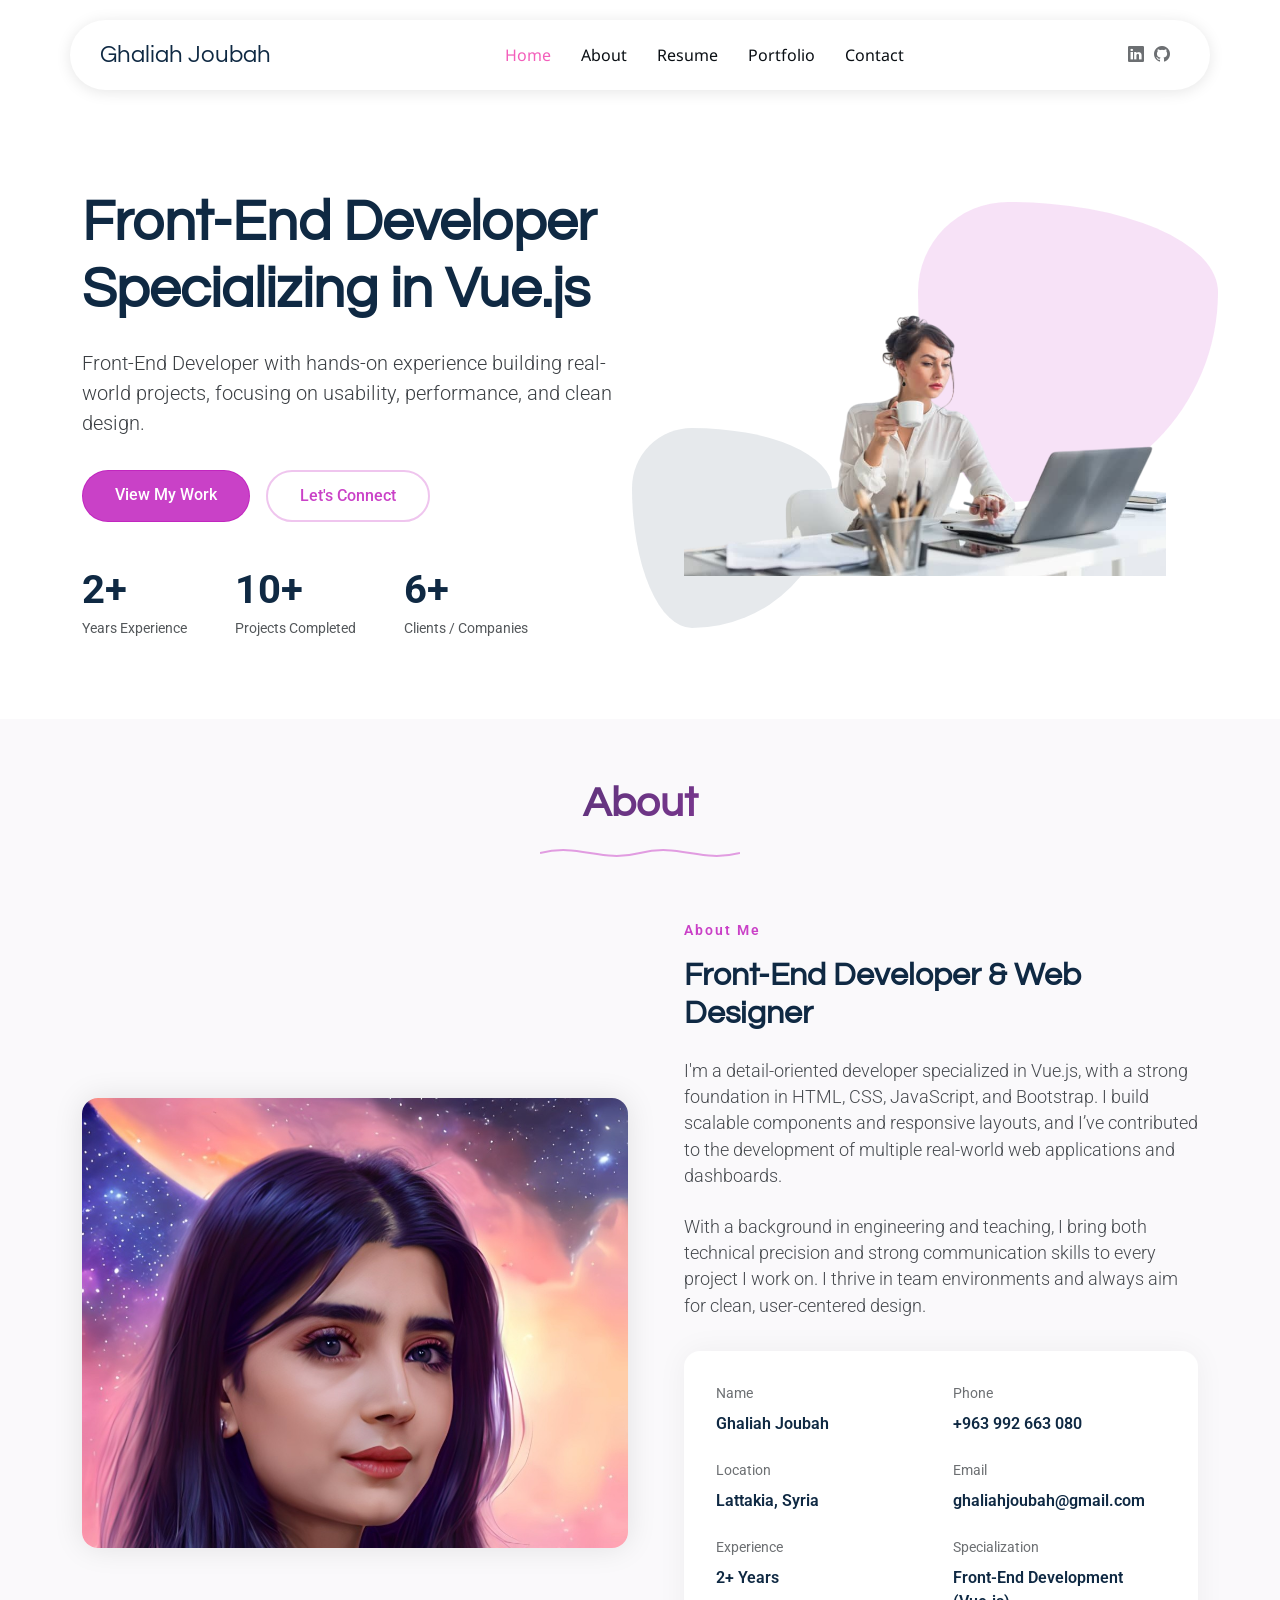
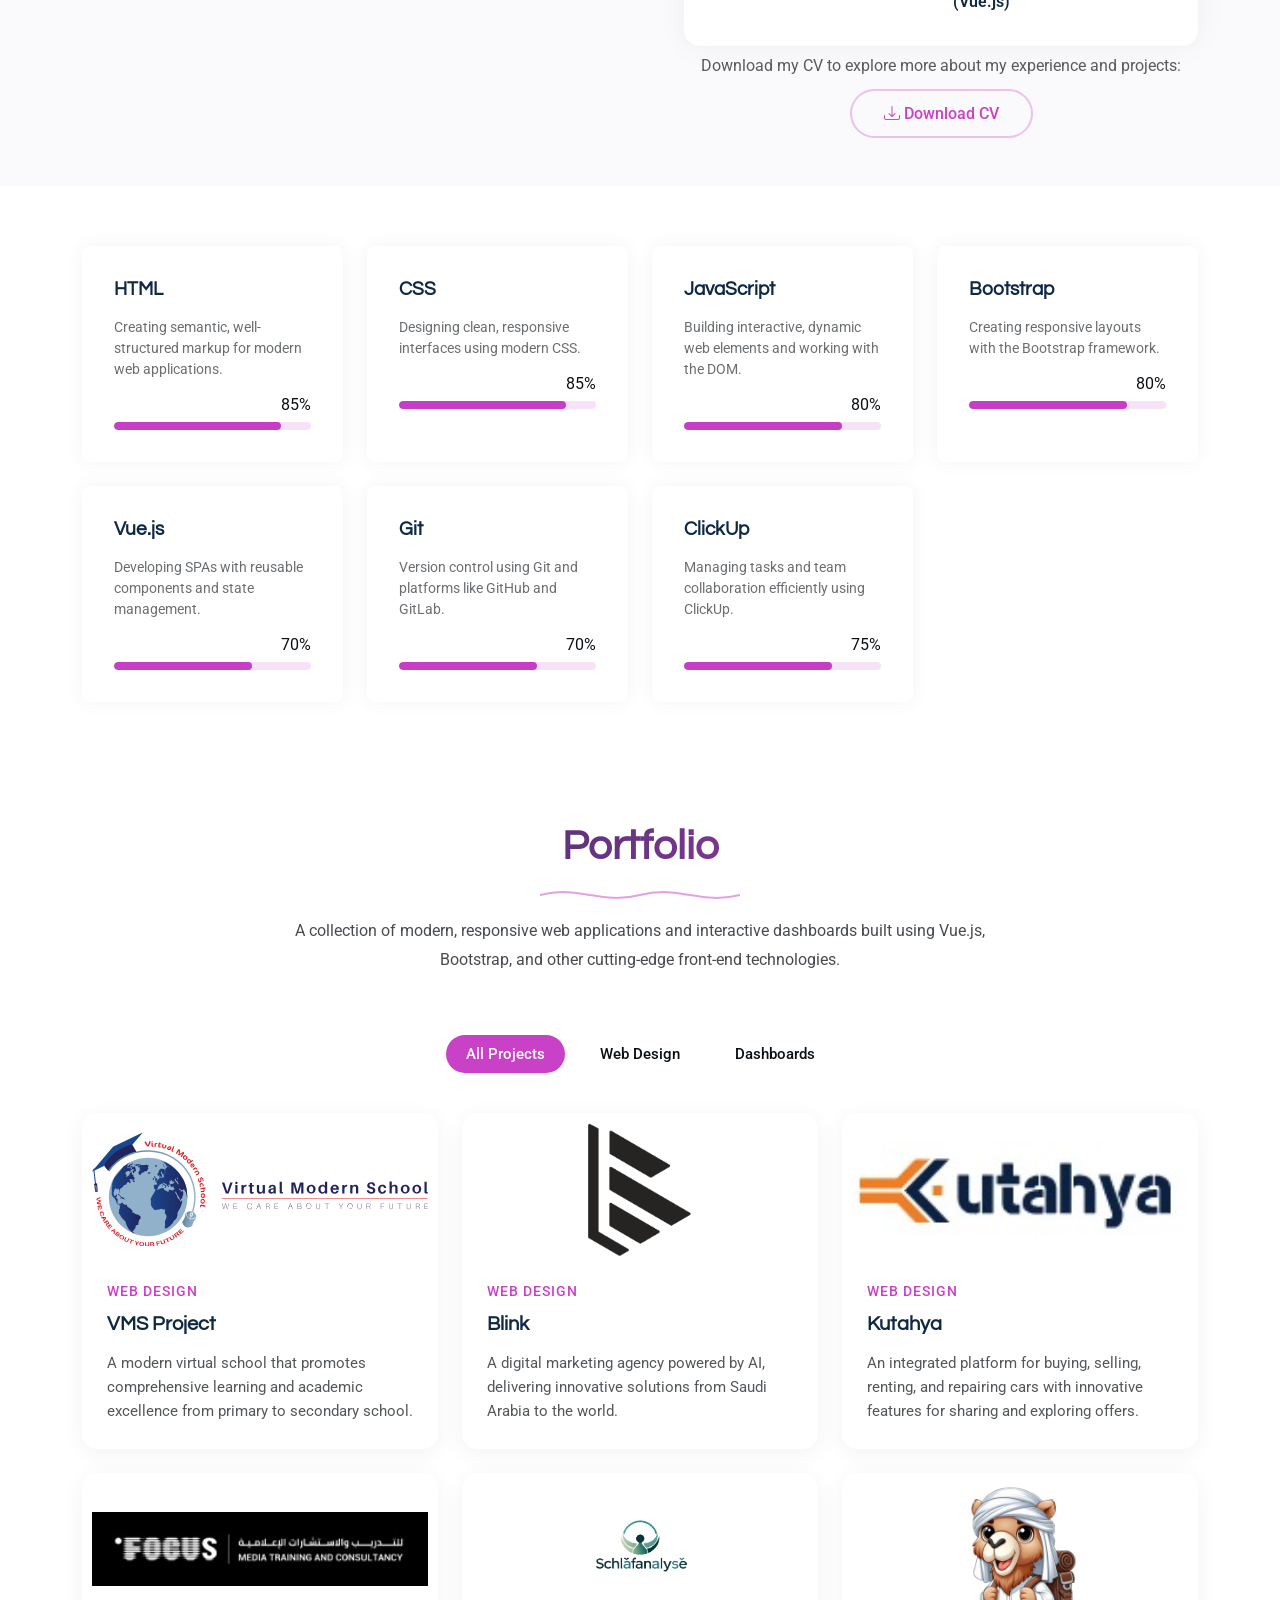
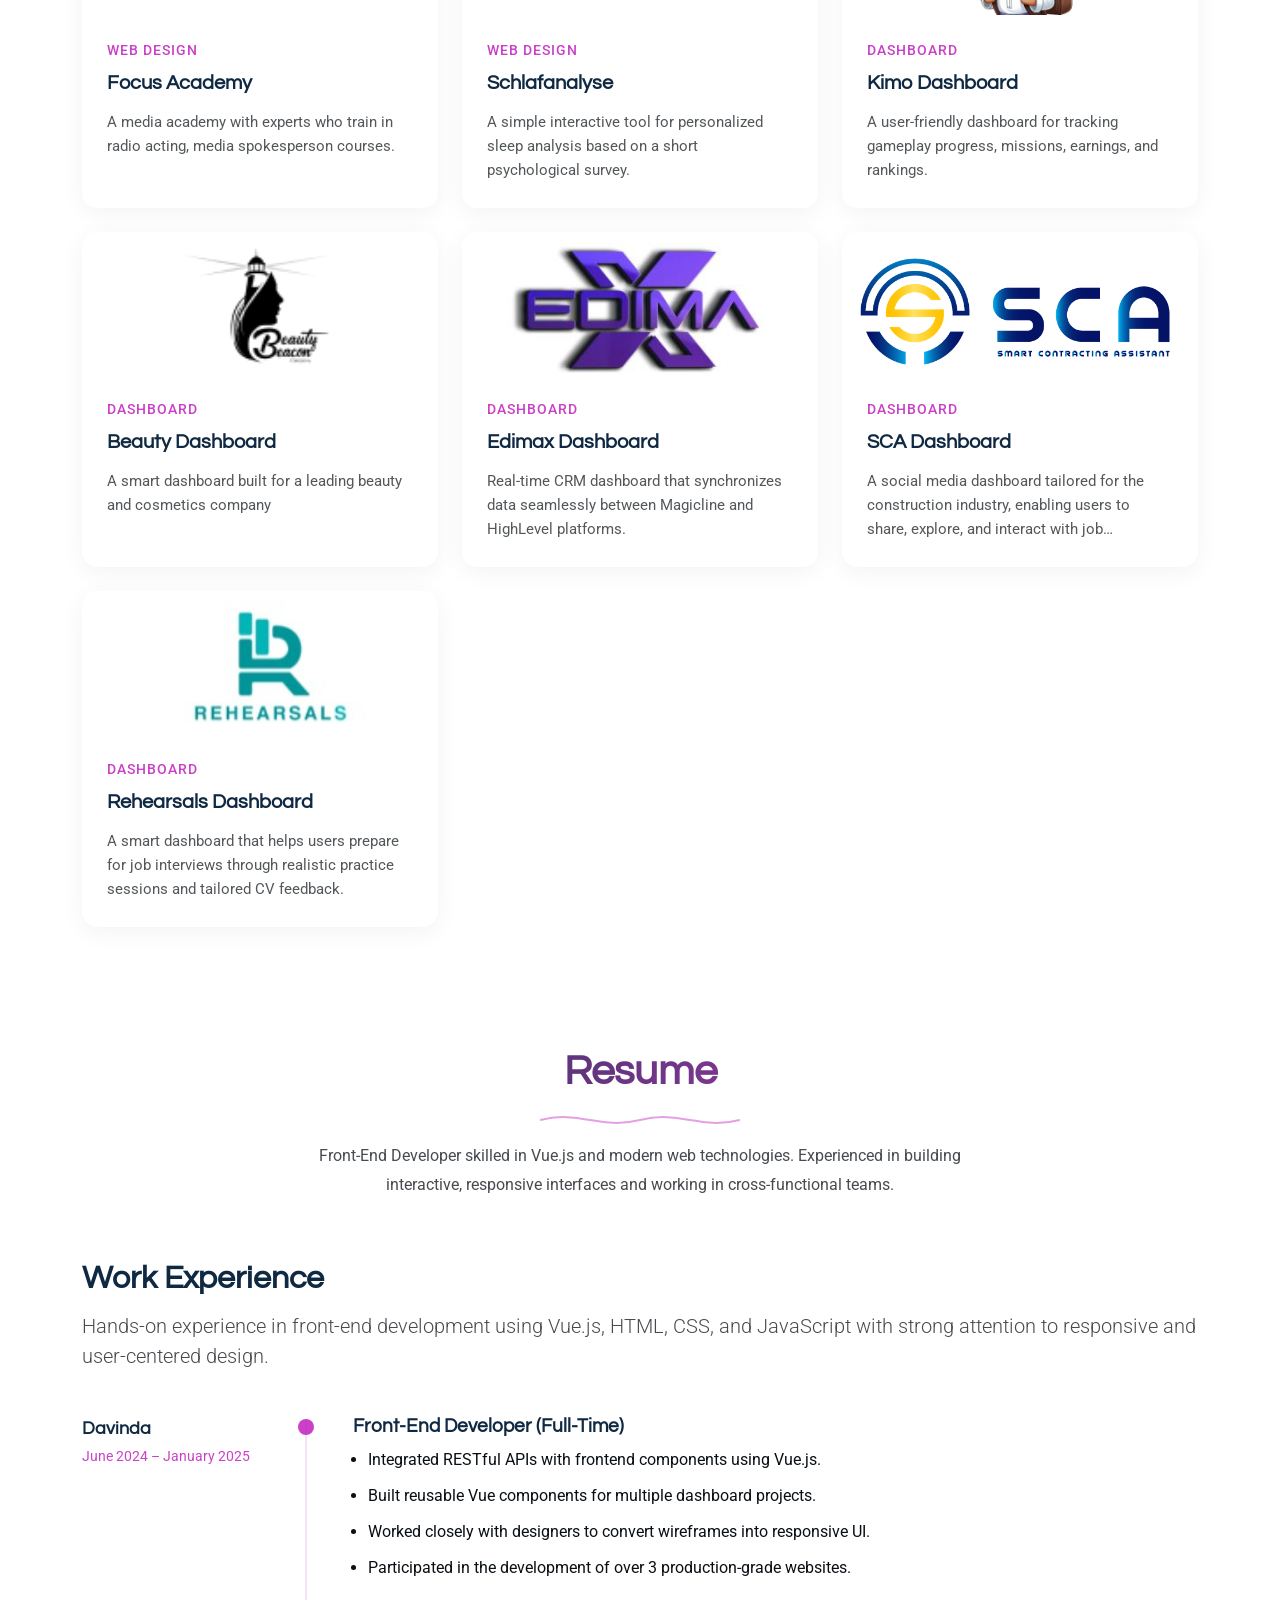
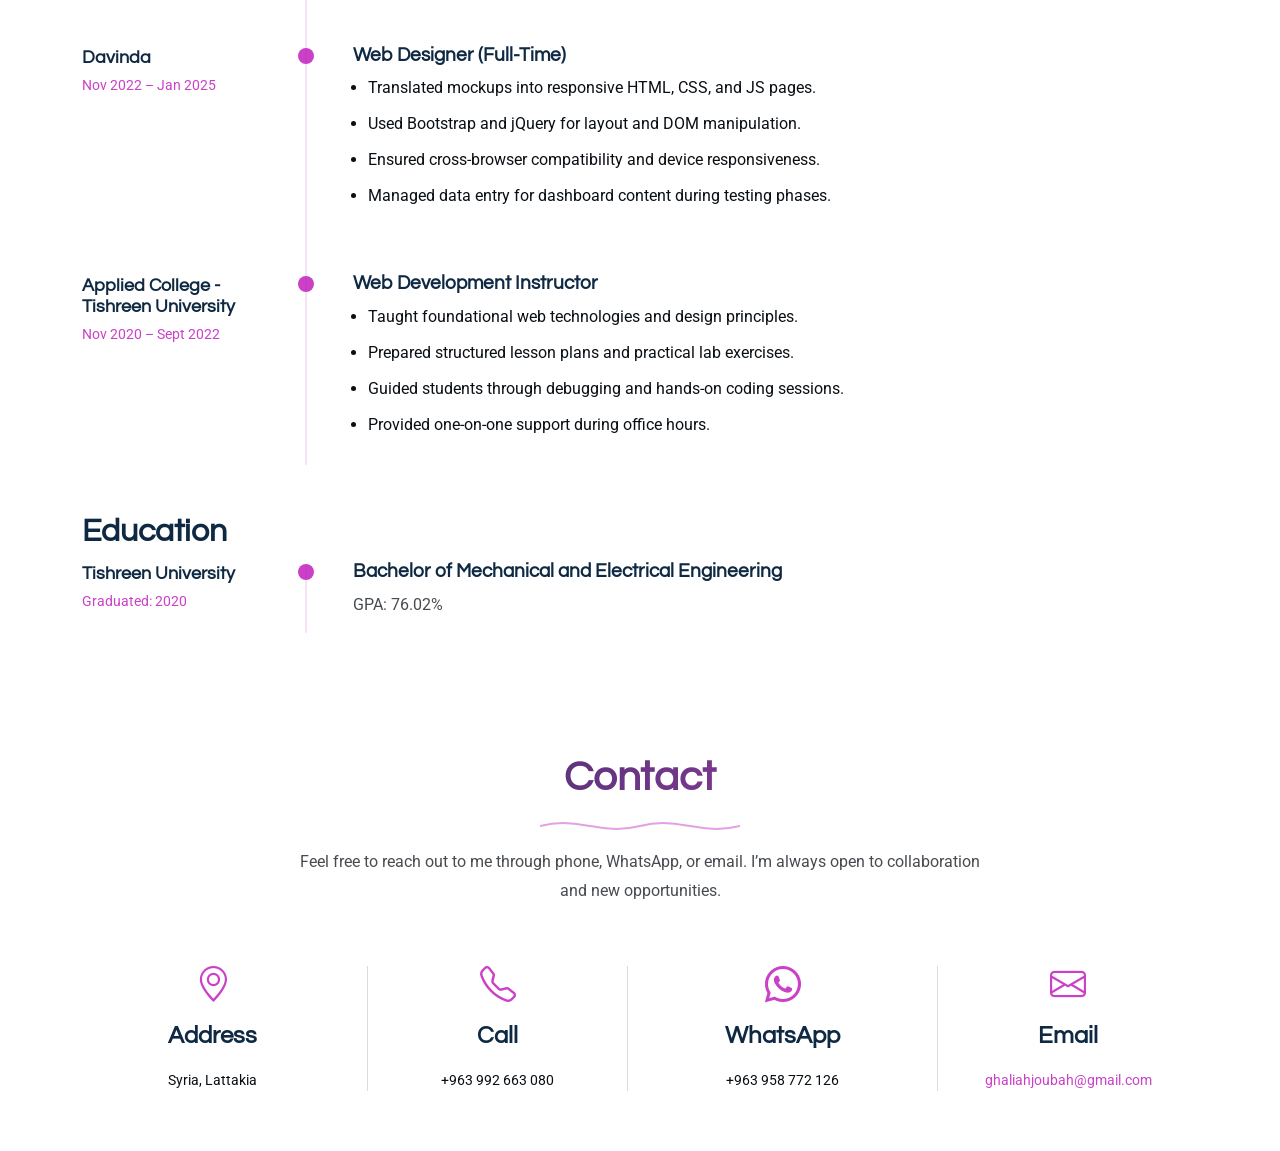
<file: index.html>
<!DOCTYPE html>
<html lang="en">
  <head>
    <meta charset="utf-8" />
    <meta content="width=device-width, initial-scale=1.0" name="viewport" />
    <title>My Portfolio</title>
    <meta name="description" content="" />
    <meta name="keywords" content="" />

    <!-- Fonts -->
    <link href="https://fonts.googleapis.com" rel="preconnect" />
    <link href="https://fonts.gstatic.com" rel="preconnect" crossorigin />
    <link
      href="https://fonts.googleapis.com/css2?family=Roboto:ital,wght@0,100;0,300;0,400;0,500;0,700;0,900;1,100;1,300;1,400;1,500;1,700;1,900&family=Noto+Sans:ital,wght@0,100;0,200;0,300;0,400;0,500;0,600;0,700;0,800;0,900;1,100;1,200;1,300;1,400;1,500;1,600;1,700;1,800;1,900&family=Questrial:wght@400&display=swap"
      rel="stylesheet"
    />

    <!-- Vendor CSS Files -->
    <link
      href="assets/vendor/bootstrap/css/bootstrap.min.css"
      rel="stylesheet"
    />
    <link
      href="assets/vendor/bootstrap-icons/bootstrap-icons.css"
      rel="stylesheet"
    />
    <link href="assets/vendor/aos/aos.css" rel="stylesheet" />
    <link
      href="assets/vendor/glightbox/css/glightbox.min.css"
      rel="stylesheet"
    />
    <link href="assets/vendor/swiper/swiper-bundle.min.css" rel="stylesheet" />

    <!-- Main CSS File -->
    <link href="assets/css/main.css" rel="stylesheet" />
  </head>

  <body class="index-page">
    <header id="header" class="header d-flex align-items-center sticky-top">
      <div
        class="header-container container-fluid container-xl position-relative d-flex align-items-center justify-content-between"
      >
        <a
          href="index.html"
          class="logo d-flex align-items-center me-auto me-xl-0"
        >
          <h1 class="sitename">Ghaliah Joubah</h1>
        </a>

        <nav id="navmenu" class="navmenu">
          <ul>
            <li><a href="#hero" class="active">Home</a></li>
            <li><a href="#about">About</a></li>
            <li><a href="#resume">Resume</a></li>
            <li><a href="#portfolio">Portfolio</a></li>
            <li><a href="#contact">Contact</a></li>
          </ul>
          <i class="mobile-nav-toggle d-xl-none bi bi-list"></i>
        </nav>

        <div class="header-social-links">
          <a
            href="https://linkedin.com/in/ghaliah-joubah-bb828525b"
            target="_blank"
            class="linkedin"
            ><i class="bi bi-linkedin"></i
          ></a>
          <a href="https://github.com/ghaliah-joubah" target="_blank"
            ><i class="bi bi-github"></i
          ></a>
        </div>
      </div>
    </header>
    <main class="main">
      <!-- Hero Section -->
      <section id="hero" class="hero section">
        <div class="container" data-aos="fade-up" data-aos-delay="100">
          <div class="row align-items-center content">
            <div class="col-lg-6" data-aos="fade-up" data-aos-delay="200">
              <h2>Front-End Developer Specializing in Vue.js</h2>
              <p class="lead">
                Front-End Developer with hands-on experience building real-world
                projects, focusing on usability, performance, and clean design.
              </p>
              <div class="cta-buttons" data-aos="fade-up" data-aos-delay="300">
                <a href="#portfolio" class="btn btn-primary">View My Work</a>
                <a href="#contact" class="btn btn-outline">Let's Connect</a>
              </div>
              <div class="hero-stats" data-aos="fade-up" data-aos-delay="400">
                <div class="stat-item">
                  <span class="stat-number">2+</span>
                  <span class="stat-label">Years Experience</span>
                </div>
                <div class="stat-item">
                  <span class="stat-number">10+</span>
                  <span class="stat-label">Projects Completed</span>
                </div>
                <div class="stat-item">
                  <span class="stat-number">6+</span>
                  <span class="stat-label">Clients / Companies</span>
                </div>
              </div>
            </div>
            <div class="col-lg-6">
              <div class="hero-image">
                <img
                  src="assets/img/profile/hero-img.png"
                  alt="Portfolio Hero Image"
                  class="img-fluid"
                  data-aos="zoom-out"
                  data-aos-delay="300"
                />
                <div class="shape-1"></div>
                <div class="shape-2"></div>
              </div>
            </div>
          </div>
        </div>
      </section>
      <!-- About Section -->
      <section id="about" class="about section light-background">
        <div class="container section-title" data-aos="fade-up">
          <h2>About</h2>
          <div class="title-shape">
            <svg viewBox="0 0 200 20" xmlns="http://www.w3.org/2000/svg">
              <path
                d="M 0,10 C 40,0 60,20 100,10 C 140,0 160,20 200,10"
                fill="none"
                stroke="currentColor"
                stroke-width="2"
              ></path>
            </svg>
          </div>
          <!-- <p>A passionate Front-End Developer with practical experience in building responsive web applications and interactive dashboards using Vue.js and modern front-end technologies.</p> -->
        </div>
        <div class="container" data-aos="fade-up" data-aos-delay="100">
          <div class="row align-items-center">
            <div
              class="col-lg-6 position-relative"
              data-aos="fade-right"
              data-aos-delay="200"
            >
              <div class="about-image">
                <img
                  src="assets/img/profile/my-picture.jpg"
                  alt="Profile Image"
                  class="img-fluid rounded-4"
                />
              </div>
            </div>
            <div class="col-lg-6" data-aos="fade-left" data-aos-delay="300">
              <div class="about-content">
                <span class="subtitle">About Me</span>
                <h2>Front-End Developer & Web Designer</h2>
                <p class="lead mb-4">
                  I'm a detail-oriented developer specialized in Vue.js, with a
                  strong foundation in HTML, CSS, JavaScript, and Bootstrap. I
                  build scalable components and responsive layouts, and I’ve
                  contributed to the development of multiple real-world web
                  applications and dashboards.
                </p>
                <p class="lead mb-4">
                  With a background in engineering and teaching, I bring both
                  technical precision and strong communication skills to every
                  project I work on. I thrive in team environments and always
                  aim for clean, user-centered design.
                </p>

                <div class="personal-info">
                  <div class="row g-4">
                    <div class="col-6">
                      <div class="info-item">
                        <span class="label">Name</span>
                        <span class="value">Ghaliah Joubah</span>
                      </div>
                    </div>
                    <div class="col-6">
                      <div class="info-item">
                        <span class="label">Phone</span>
                        <span class="value">+963 992 663 080</span>
                      </div>
                    </div>
                    <div class="col-6">
                      <div class="info-item">
                        <span class="label">Location</span>
                        <span class="value">Lattakia, Syria</span>
                      </div>
                    </div>
                    <div class="col-6">
                      <div class="info-item">
                        <span class="label">Email</span>
                        <span class="value email">ghaliahjoubah@gmail.com</span>
                      </div>
                    </div>
                    <div class="col-6">
                      <div class="info-item">
                        <span class="label">Experience</span>
                        <span class="value">2+ Years</span>
                      </div>
                    </div>
                    <div class="col-6">
                      <div class="info-item">
                        <span class="label">Specialization</span>
                        <span class="value"
                          >Front-End Development (Vue.js)</span
                        >
                      </div>
                    </div>
                  </div>
                </div>
                <p class="text-muted text-center mt-2">
                  Download my CV to explore more about my experience and
                  projects:
                </p>
                <div class="text-center mt-4">
                  <a
                    href="assets/cv/Ghaliah_Joubah.pdf"
                    class="btn-download"
                    download
                  >
                    <i class="bi bi-download"></i> Download CV
                  </a>
                </div>
              </div>
            </div>
          </div>
        </div>
      </section>

      <!-- Skills Section -->
      <section id="skills" class="skills section">
        <div class="container" data-aos="fade-up" data-aos-delay="100">
          <div class="row g-4 skills-animation">
            <!-- HTML -->
            <div
              class="col-12 col-lg-3 col-md-6 d-flex align-items-stretch"
              data-aos="fade-up"
              data-aos-delay="100"
            >
              <div class="skill-box">
                <h3>HTML</h3>
                <p>
                  Creating semantic, well-structured markup for modern web
                  applications.
                </p>
                <span class="text-end d-block">85%</span>
                <div class="progress">
                  <div
                    class="progress-bar"
                    role="progressbar"
                    style="width: 85%"
                  ></div>
                </div>
              </div>
            </div>
            <!-- CSS -->
            <div
              class="col-12 col-lg-3 col-md-6 d-flex align-items-stretch"
              data-aos="fade-up"
              data-aos-delay="200"
            >
              <div class="skill-box">
                <h3>CSS</h3>
                <p>Designing clean, responsive interfaces using modern CSS.</p>
                <span class="text-end d-block">85%</span>
                <div class="progress">
                  <div
                    class="progress-bar"
                    role="progressbar"
                    style="width: 85%"
                  ></div>
                </div>
              </div>
            </div>
            <!-- JavaScript -->
            <div
              class="col-12 col-lg-3 col-md-6 d-flex align-items-stretch"
              data-aos="fade-up"
              data-aos-delay="300"
            >
              <div class="skill-box">
                <h3>JavaScript</h3>
                <p>
                  Building interactive, dynamic web elements and working with
                  the DOM.
                </p>
                <span class="text-end d-block">80%</span>
                <div class="progress">
                  <div
                    class="progress-bar"
                    role="progressbar"
                    style="width: 80%"
                  ></div>
                </div>
              </div>
            </div>
            <!-- Bootstrap -->
            <div
              class="col-12 col-lg-3 col-md-6 d-flex align-items-stretch"
              data-aos="fade-up"
              data-aos-delay="400"
            >
              <div class="skill-box">
                <h3>Bootstrap</h3>
                <p>Creating responsive layouts with the Bootstrap framework.</p>
                <span class="text-end d-block">80%</span>
                <div class="progress">
                  <div
                    class="progress-bar"
                    role="progressbar"
                    style="width: 80%"
                  ></div>
                </div>
              </div>
            </div>
            <!-- Vue.js -->
            <div
              class="col-12 col-lg-3 col-md-6 d-flex align-items-stretch"
              data-aos="fade-up"
              data-aos-delay="500"
            >
              <div class="skill-box">
                <h3>Vue.js</h3>
                <p>
                  Developing SPAs with reusable components and state management.
                </p>
                <span class="text-end d-block">70%</span>
                <div class="progress">
                  <div
                    class="progress-bar"
                    role="progressbar"
                    style="width: 70%"
                  ></div>
                </div>
              </div>
            </div>
            <!-- Git -->
            <div
              class="col-12 col-lg-3 col-md-6 d-flex align-items-stretch"
              data-aos="fade-up"
              data-aos-delay="600"
            >
              <div class="skill-box">
                <h3>Git</h3>
                <p>
                  Version control using Git and platforms like GitHub and
                  GitLab.
                </p>
                <span class="text-end d-block">70%</span>
                <div class="progress">
                  <div
                    class="progress-bar"
                    role="progressbar"
                    style="width: 70%"
                  ></div>
                </div>
              </div>
            </div>
            <!-- ClickUp -->
            <div
              class="col-12 col-lg-3 col-md-6 d-flex align-items-stretch"
              data-aos="fade-up"
              data-aos-delay="700"
            >
              <div class="skill-box">
                <h3>ClickUp</h3>
                <p>
                  Managing tasks and team collaboration efficiently using
                  ClickUp.
                </p>
                <span class="text-end d-block">75%</span>
                <div class="progress">
                  <div
                    class="progress-bar"
                    role="progressbar"
                    style="width: 75%"
                  ></div>
                </div>
              </div>
            </div>
          </div>
        </div>
      </section>
      <!-- Portfolio Section -->
      <section id="portfolio" class="portfolio section">
        <div class="container section-title" data-aos="fade-up">
          <h2>Portfolio</h2>
          <div class="title-shape">
            <svg viewBox="0 0 200 20" xmlns="http://www.w3.org/2000/svg">
              <path
                d="M 0,10 C 40,0 60,20 100,10 C 140,0 160,20 200,10"
                fill="none"
                stroke="currentColor"
                stroke-width="2"
              ></path>
            </svg>
          </div>
          <p>
            A collection of modern, responsive web applications and interactive
            dashboards built using Vue.js, Bootstrap, and other cutting-edge
            front-end technologies.
          </p>
        </div>
        <div class="container" data-aos="fade-up" data-aos-delay="100">
          <div
            class="isotope-layout"
            data-default-filter="*"
            data-layout="masonry"
            data-sort="original-order"
          >
            <div
              class="portfolio-filters-container"
              data-aos="fade-up"
              data-aos-delay="200"
            >
              <ul class="portfolio-filters isotope-filters">
                <li data-filter="*" class="filter-active">All Projects</li>
                <li data-filter=".filter-web">Web Design</li>
                <li data-filter=".filter-dashboards">Dashboards</li>
              </ul>
            </div>
            <div
              class="row g-4 isotope-container"
              data-aos="fade-up"
              data-aos-delay="300"
            >
              <!-- VMS Project -->
              <div
                class="col-lg-4 col-md-6 portfolio-item isotope-item filter-web"
              >
                <div class="portfolio-card">
                  <div class="portfolio-image">
                    <img
                      src="assets/img/portfolio/vms-logo.svg"
                      class="img-fluid"
                      alt="VMS Project"
                      loading="lazy"
                    />
                    <div class="portfolio-overlay">
                      <div class="portfolio-actions">
                        <a href="vms-details.html" class="details-link"
                          ><i class="bi bi-arrow-right"></i
                        ></a>
                      </div>
                    </div>
                  </div>
                  <div class="portfolio-content">
                    <span class="category">Web Design</span>
                    <h3>VMS Project</h3>
                    <p>
                      A modern virtual school that promotes comprehensive
                      learning and academic excellence from primary to secondary
                      school.
                    </p>
                  </div>
                </div>
              </div>

              <!-- blink Project -->
              <div
                class="col-lg-4 col-md-6 portfolio-item isotope-item filter-web"
              >
                <div class="portfolio-card">
                  <div class="portfolio-image">
                    <img
                      src="assets/img/portfolio/blink.ico"
                      class="img-fluid"
                      alt="Kutahya Project"
                      loading="lazy"
                    />
                    <div class="portfolio-overlay">
                      <div class="portfolio-actions">
                        <a href="blink-details.html" class="details-link"
                          ><i class="bi bi-arrow-right"></i
                        ></a>
                      </div>
                    </div>
                  </div>
                  <div class="portfolio-content">
                    <span class="category">Web Design</span>
                    <h3>Blink</h3>
                    <p>
                      A digital marketing agency powered by AI, delivering
                      innovative solutions from Saudi Arabia to the world.
                    </p>
                  </div>
                </div>
              </div>

              <!-- kutahya Project -->
              <div
                class="col-lg-4 col-md-6 portfolio-item isotope-item filter-web"
              >
                <div class="portfolio-card">
                  <div class="portfolio-image">
                    <img
                      src="assets/img/portfolio/kutahya-logo.jpg"
                      class="img-fluid"
                      alt="LENSGO Project"
                      loading="lazy"
                    />
                    <div class="portfolio-overlay">
                      <div class="portfolio-actions">
                        <a href="kutahya-details.html" class="details-link"
                          ><i class="bi bi-arrow-right"></i
                        ></a>
                      </div>
                    </div>
                  </div>
                  <div class="portfolio-content">
                    <span class="category">Web Design</span>
                    <h3>Kutahya</h3>
                    <p>
                      An integrated platform for buying, selling, renting, and
                      repairing cars with innovative features for sharing and
                      exploring offers.
                    </p>
                  </div>
                </div>
              </div>
              <!-- Focus Project -->
              <div
                class="col-lg-4 col-md-6 portfolio-item isotope-item filter-web"
              >
                <div class="portfolio-card">
                  <div class="portfolio-image">
                    <img
                      src="assets/img/portfolio/focus-logo.jpg"
                      class="img-fluid"
                      alt="Focus Project"
                      loading="lazy"
                    />
                    <div class="portfolio-overlay">
                      <div class="portfolio-actions">
                        <a href="focus-details.html" class="details-link"
                          ><i class="bi bi-arrow-right"></i
                        ></a>
                      </div>
                    </div>
                  </div>
                  <div class="portfolio-content">
                    <span class="category">Web Design</span>
                    <h3>Focus Academy</h3>
                    <p>
                      A media academy with experts who train in radio acting,
                      media spokesperson courses.
                    </p>
                  </div>
                </div>
              </div>
              <!-- schlafanalyse Project -->
              <div
                class="col-lg-4 col-md-6 portfolio-item isotope-item filter-web"
              >
                <div class="portfolio-card">
                  <div class="portfolio-image">
                    <img
                      src="assets/img/portfolio/schlafanalyse-logo3.png"
                      class="img-fluid"
                      alt="Focus Project"
                      loading="lazy"
                    />
                    <div class="portfolio-overlay">
                      <div class="portfolio-actions">
                        <a
                          href="schlafanalyse-details.html"
                          class="details-link"
                          ><i class="bi bi-arrow-right"></i
                        ></a>
                      </div>
                    </div>
                  </div>
                  <div class="portfolio-content">
                    <span class="category">Web Design</span>
                    <h3>Schlafanalyse</h3>
                    <p>
                      A simple interactive tool for personalized sleep analysis
                      based on a short psychological survey.
                    </p>
                  </div>
                </div>
              </div>
              <!-- Kimo Dashboard  -->
              <div
                class="col-lg-4 col-md-6 portfolio-item isotope-item filter-dashboards"
              >
                <div class="portfolio-card">
                  <div class="portfolio-image">
                    <img
                      src="assets/img/portfolio/kimo-logo.png"
                      class="img-fluid"
                      alt="Dashboard 1"
                      loading="lazy"
                    />
                    <div class="portfolio-overlay">
                      <div class="portfolio-actions">
                        <a href="kimo-details.html" class="details-link"
                          ><i class="bi bi-arrow-right"></i
                        ></a>
                      </div>
                    </div>
                  </div>
                  <div class="portfolio-content">
                    <span class="category">Dashboard</span>
                    <h3>Kimo Dashboard</h3>
                    <p>
                      A user-friendly dashboard for tracking gameplay progress,
                      missions, earnings, and rankings.
                    </p>
                  </div>
                </div>
              </div>

              <!-- Beauty Dashboard  -->
              <div
                class="col-lg-4 col-md-6 portfolio-item isotope-item filter-dashboards"
              >
                <div class="portfolio-card">
                  <div class="portfolio-image">
                    <img
                      src="assets/img/portfolio/beauty.png"
                      class="img-fluid"
                      alt="Dashboard 2"
                      loading="lazy"
                    />
                    <div class="portfolio-overlay">
                      <div class="portfolio-actions">
                        <a href="beauty-details.html" class="details-link"
                          ><i class="bi bi-arrow-right"></i
                        ></a>
                      </div>
                    </div>
                  </div>
                  <div class="portfolio-content">
                    <span class="category">Dashboard</span>
                    <h3>Beauty Dashboard</h3>
                    <p>
                      A smart dashboard built for a leading beauty and cosmetics
                      company
                    </p>
                  </div>
                </div>
              </div>
              <!-- edimax Dashboard  -->
              <div
                class="col-lg-4 col-md-6 portfolio-item isotope-item filter-dashboards"
              >
                <div class="portfolio-card">
                  <div class="portfolio-image">
                    <img
                      src="assets/img/portfolio/edimax-logo.jpg"
                      class="img-fluid"
                      alt="Dashboard 1"
                      loading="lazy"
                    />
                    <div class="portfolio-overlay">
                      <div class="portfolio-actions">
                        <a href="edimax-details.html" class="details-link"
                          ><i class="bi bi-arrow-right"></i
                        ></a>
                      </div>
                    </div>
                  </div>
                  <div class="portfolio-content">
                    <span class="category">Dashboard</span>
                    <h3>Edimax Dashboard</h3>
                    <p>
                      Real-time CRM dashboard that synchronizes data seamlessly
                      between Magicline and HighLevel platforms.
                    </p>
                  </div>
                </div>
              </div>
              <!-- SCA Dashboard  -->
              <div
                class="col-lg-4 col-md-6 portfolio-item isotope-item filter-dashboards"
              >
                <div class="portfolio-card">
                  <div class="portfolio-image">
                    <img
                      src="assets/img/portfolio/sca_logo.png"
                      class="img-fluid"
                      alt="Dashboard 1"
                      loading="lazy"
                    />
                    <div class="portfolio-overlay">
                      <div class="portfolio-actions">
                        <a href="sca-details.html" class="details-link"
                          ><i class="bi bi-arrow-right"></i
                        ></a>
                      </div>
                    </div>
                  </div>
                  <div class="portfolio-content">
                    <span class="category">Dashboard</span>
                    <h3>SCA Dashboard</h3>
                    <p>
                      A social media dashboard tailored for the construction
                      industry, enabling users to share, explore, and interact
                      with job opportunities and professional content.
                    </p>
                  </div>
                </div>
              </div>
              <!-- SCA Dashboard  -->
              <div
                class="col-lg-4 col-md-6 portfolio-item isotope-item filter-dashboards"
              >
                <div class="portfolio-card">
                  <div class="portfolio-image">
                    <img
                      src="assets/img/portfolio/rehearsals_logo2.jpg"
                      class="img-fluid"
                      alt="Dashboard 1"
                      loading="lazy"
                    />
                    <div class="portfolio-overlay">
                      <div class="portfolio-actions">
                        <a href="rehearsals-details.html" class="details-link"
                          ><i class="bi bi-arrow-right"></i
                        ></a>
                      </div>
                    </div>
                  </div>
                  <div class="portfolio-content">
                    <span class="category">Dashboard</span>
                    <h3>Rehearsals Dashboard</h3>
                    <p>
                      A smart dashboard that helps users prepare for job
                      interviews through realistic practice sessions and
                      tailored CV feedback.
                    </p>
                  </div>
                </div>
              </div>
            </div>
          </div>
        </div>
      </section>

      <!-- Resume Section -->
      <section id="resume" class="resume section">
        <div class="container section-title" data-aos="fade-up">
          <h2>Resume</h2>
          <div class="title-shape">
            <svg viewBox="0 0 200 20" xmlns="http://www.w3.org/2000/svg">
              <path
                d="M 0,10 C 40,0 60,20 100,10 C 140,0 160,20 200,10"
                fill="none"
                stroke="currentColor"
                stroke-width="2"
              ></path>
            </svg>
          </div>
          <p>
            Front-End Developer skilled in Vue.js and modern web technologies.
            Experienced in building interactive, responsive interfaces and
            working in cross-functional teams.
          </p>
        </div>
        <div class="container" data-aos="fade-up" data-aos-delay="100">
          <div class="row">
            <div class="col-12">
              <div class="resume-wrapper">
                <div class="resume-block" data-aos="fade-up">
                  <h2>Work Experience</h2>
                  <p class="lead">
                    Hands-on experience in front-end development using Vue.js,
                    HTML, CSS, and JavaScript with strong attention to
                    responsive and user-centered design.
                  </p>
                  <div class="timeline">
                    <div
                      class="timeline-item"
                      data-aos="fade-up"
                      data-aos-delay="200"
                    >
                      <div class="timeline-left">
                        <h4 class="company">Davinda</h4>
                        <span class="period">June 2024 – January 2025</span>
                      </div>
                      <div class="timeline-dot"></div>
                      <div class="timeline-right">
                        <h3 class="position">
                          Front-End Developer (Full-Time)
                        </h3>
                        <ul>
                          <li>
                            Integrated RESTful APIs with frontend components
                            using Vue.js.
                          </li>
                          <li>
                            Built reusable Vue components for multiple dashboard
                            projects.
                          </li>
                          <li>
                            Worked closely with designers to convert wireframes
                            into responsive UI.
                          </li>
                          <li>
                            Participated in the development of over 3
                            production-grade websites.
                          </li>
                        </ul>
                      </div>
                    </div>
                    <div
                      class="timeline-item"
                      data-aos="fade-up"
                      data-aos-delay="300"
                    >
                      <div class="timeline-left">
                        <h4 class="company">Davinda</h4>
                        <span class="period">Nov 2022 – Jan 2025</span>
                      </div>
                      <div class="timeline-dot"></div>
                      <div class="timeline-right">
                        <h3 class="position">Web Designer (Full-Time)</h3>
                        <ul>
                          <li>
                            Translated mockups into responsive HTML, CSS, and JS
                            pages.
                          </li>
                          <li>
                            Used Bootstrap and jQuery for layout and DOM
                            manipulation.
                          </li>
                          <li>
                            Ensured cross-browser compatibility and device
                            responsiveness.
                          </li>
                          <li>
                            Managed data entry for dashboard content during
                            testing phases.
                          </li>
                        </ul>
                      </div>
                    </div>
                    <div
                      class="timeline-item"
                      data-aos="fade-up"
                      data-aos-delay="400"
                    >
                      <div class="timeline-left">
                        <h4 class="company">
                          Applied College - Tishreen University
                        </h4>
                        <span class="period">Nov 2020 – Sept 2022</span>
                      </div>
                      <div class="timeline-dot"></div>
                      <div class="timeline-right">
                        <h3 class="position">Web Development Instructor</h3>
                        <ul>
                          <li>
                            Taught foundational web technologies and design
                            principles.
                          </li>
                          <li>
                            Prepared structured lesson plans and practical lab
                            exercises.
                          </li>
                          <li>
                            Guided students through debugging and hands-on
                            coding sessions.
                          </li>
                          <li>
                            Provided one-on-one support during office hours.
                          </li>
                        </ul>
                      </div>
                    </div>
                  </div>
                </div>
                <div
                  class="resume-block"
                  data-aos="fade-up"
                  data-aos-delay="100"
                >
                  <h2>Education</h2>
                  <div class="timeline">
                    <div
                      class="timeline-item"
                      data-aos="fade-up"
                      data-aos-delay="200"
                    >
                      <div class="timeline-left">
                        <h4 class="company">Tishreen University</h4>
                        <span class="period">Graduated: 2020</span>
                      </div>
                      <div class="timeline-dot"></div>
                      <div class="timeline-right">
                        <h3 class="position">
                          Bachelor of Mechanical and Electrical Engineering
                        </h3>
                        <p class="description">GPA: 76.02%</p>
                      </div>
                    </div>
                  </div>
                </div>
              </div>
            </div>
          </div>
        </div>
      </section>
      <!-- Contact Section -->
      <section id="contact" class="contact section">
        <div class="container section-title" data-aos="fade-up">
          <h2>Contact</h2>
          <div class="title-shape">
            <svg viewBox="0 0 200 20" xmlns="http://www.w3.org/2000/svg">
              <path
                d="M 0,10 C 40,0 60,20 100,10 C 140,0 160,20 200,10"
                fill="none"
                stroke="currentColor"
                stroke-width="2"
              ></path>
            </svg>
          </div>
          <p>
            Feel free to reach out to me through phone, WhatsApp, or email. I’m
            always open to collaboration and new opportunities.
          </p>
        </div>
        <div class="container" data-aos="fade-up" data-aos-delay="100">
          <div class="row gy-4" data-aos="fade-up" data-aos-delay="200">
            <div class="col-6 col-lg-3 col-md-6">
              <div
                class="info-item d-flex flex-column justify-content-center align-items-center border-responsive"
              >
                <i class="bi bi-geo-alt"></i>
                <h3>Address</h3>
                <p>Syria, Lattakia</p>
              </div>
            </div>
            <div class="col-6 col-lg-3 col-md-6">
              <div
                class="info-item d-flex flex-column justify-content-center align-items-center info-item-borders border-responsive"
              >
                <i class="bi bi-telephone"></i>
                <h3>Call</h3>
                <p>+963 992 663 080</p>
              </div>
            </div>
            <div class="col-6 col-lg-3 col-md-6">
              <div
                class="info-item d-flex flex-column justify-content-center align-items-center border-responsive"
              >
                <i class="bi bi-whatsapp"></i>
                <h3>WhatsApp</h3>
                <p>
                  <a
                    href="https://wa.me/963958772126"
                    target="_blank"
                    style="color: inherit"
                    >+963 958 772 126</a
                  >
                </p>
              </div>
            </div>
            <div class="col-6 col-lg-3 col-md-6">
              <div
                class="info-item d-flex flex-column justify-content-center align-items-center info-item-borders border-responsive"
                style="border-right: none"
              >
                <i class="bi bi-envelope"></i>
                <h3>Email</h3>
                <p>
                  <a href="mailto:ghaliahjoubah@gmail.com"
                    >ghaliahjoubah@gmail.com</a
                  >
                </p>
              </div>
            </div>
          </div>
        </div>
      </section>
    </main>
    <!-- Scroll Top -->
    <a
      href="#"
      id="scroll-top"
      class="scroll-top d-flex align-items-center justify-content-center"
      ><i class="bi bi-arrow-up-short"></i
    ></a>
    <!-- Vendor JS Files -->
    <script src="assets/vendor/bootstrap/js/bootstrap.bundle.min.js"></script>
    <script src="assets/vendor/php-email-form/validate.js"></script>
    <script src="assets/vendor/aos/aos.js"></script>
    <script src="assets/vendor/waypoints/noframework.waypoints.js"></script>
    <script src="assets/vendor/glightbox/js/glightbox.min.js"></script>
    <script src="assets/vendor/imagesloaded/imagesloaded.pkgd.min.js"></script>
    <script src="assets/vendor/isotope-layout/isotope.pkgd.min.js"></script>
    <script src="assets/vendor/swiper/swiper-bundle.min.js"></script>
    <!-- Main JS File -->
    <script src="assets/js/main.js"></script>
  </body>
</html>
</file>
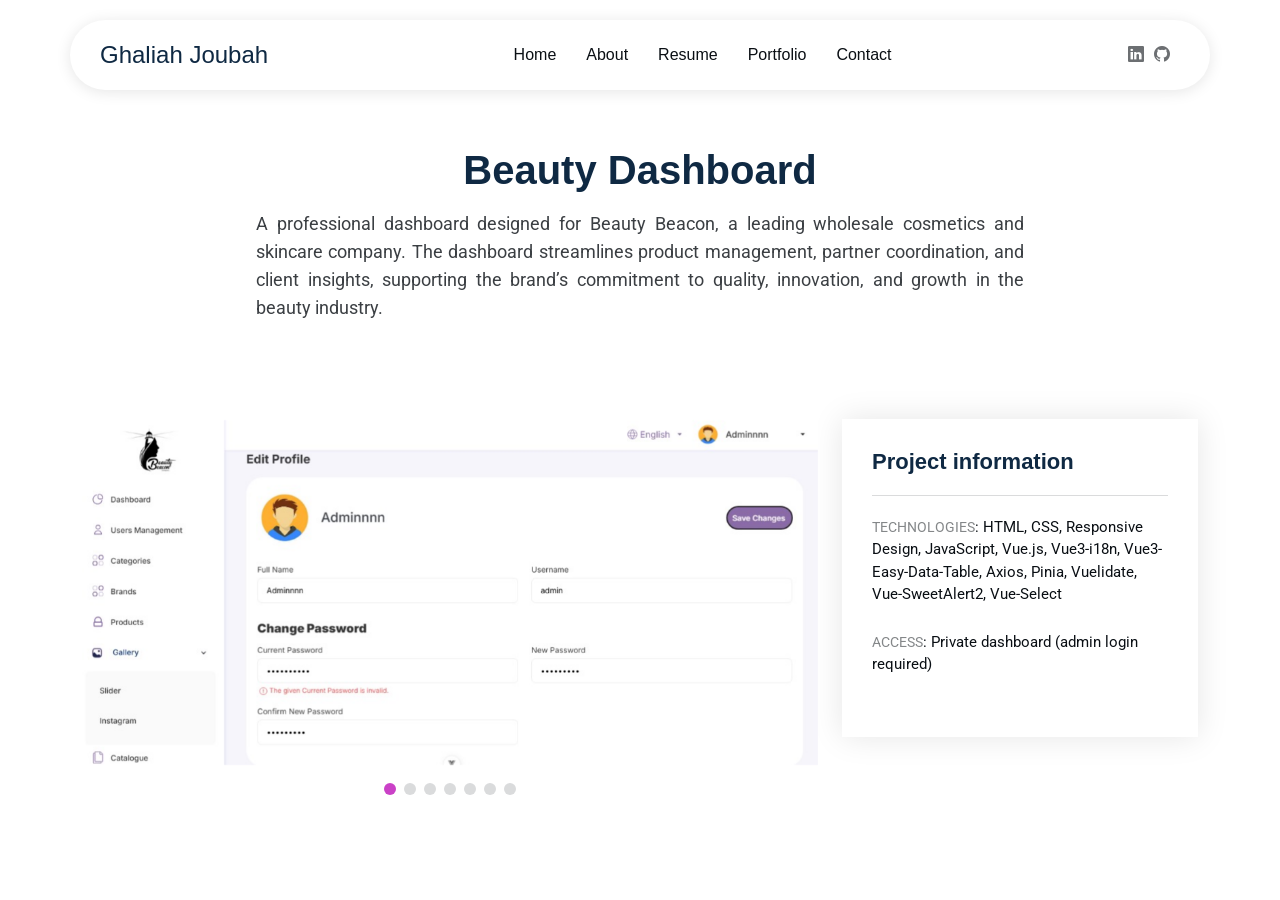
<file: beauty-details.html>
<!DOCTYPE html>
<html lang="en">
  <head>
    <meta charset="utf-8" />
    <meta content="width=device-width, initial-scale=1.0" name="viewport" />
    <title>Portfolio Details</title>
    <meta name="description" content="" />
    <meta name="keywords" content="" />
    <!-- Fonts -->
    <link href="https://fonts.googleapis.com" rel="preconnect" />
    <link href="https://fonts.gstatic.com" rel="preconnect" crossorigin />
    <link
      href="https://fonts.googleapis.com/css2?family=Roboto:ital,wght@0,100;0,300;0,400;0,500;0,700;0,900;1,100;1,300;1,400;1,500;1,700;1,900&family=Quicksand:wght@300;400;500;600;700&family=Domine:wght@400;500;600;700&display=swap"
      rel="stylesheet"
    />
    <!-- Vendor CSS Files -->
    <link
      href="assets/vendor/bootstrap/css/bootstrap.min.css"
      rel="stylesheet"
    />
    <link
      href="assets/vendor/bootstrap-icons/bootstrap-icons.css"
      rel="stylesheet"
    />
    <link href="assets/vendor/aos/aos.css" rel="stylesheet" />
    <link href="assets/vendor/swiper/swiper-bundle.min.css" rel="stylesheet" />
    <link
      href="assets/vendor/glightbox/css/glightbox.min.css"
      rel="stylesheet"
    />
    <!-- Main CSS File -->
    <link href="assets/css/main.css" rel="stylesheet" />
  </head>

  <body class="portfolio-details-page">
    <header id="header" class="header d-flex align-items-center sticky-top">
      <div
        class="header-container container-fluid container-xl position-relative d-flex align-items-center justify-content-between"
      >
        <a
          href="index.html"
          class="logo d-flex align-items-center me-auto me-xl-0"
        >
          <h1 class="sitename">Ghaliah Joubah</h1>
        </a>
        <nav id="navmenu" class="navmenu">
          <ul>
            <li><a href="index.html#hero">Home</a></li>
            <li><a href="index.html#about">About</a></li>
            <li><a href="index.html#resume">Resume</a></li>
            <li><a href="index.html#portfolio">Portfolio</a></li>
            <li><a href="index.html#contact">Contact</a></li>
          </ul>
          <i class="mobile-nav-toggle d-xl-none bi bi-list"></i>
        </nav>
        <div class="header-social-links">
          <a
            href="https://linkedin.com/in/ghaliah-joubah-bb828525b"
            target="_blank"
            class="linkedin"
            ><i class="bi bi-linkedin"></i
          ></a>
          <a href="https://github.com/ghaliah-joubah" target="_blank"
            ><i class="bi bi-github"></i
          ></a>
        </div>
      </div>
    </header>

    <main class="main">
      <!-- Page Title -->
      <div class="page-title">
        <div class="title-wrapper">
          <h1>Beauty Dashboard</h1>
          <p>
            A professional dashboard designed for Beauty Beacon, a leading
            wholesale cosmetics and skincare company. The dashboard streamlines
            product management, partner coordination, and client insights,
            supporting the brand’s commitment to quality, innovation, and growth
            in the beauty industry.
          </p>
        </div>
      </div>
      <!-- Portfolio Details Section -->
      <section id="beauty-details" class="portfolio-details section">
        <div class="container" data-aos="fade-up" data-aos-delay="100">
          <div class="row gy-4">
            <div class="col-lg-8">
              <div class="portfolio-details-slider swiper init-swiper">
                <script type="application/json" class="swiper-config">
                  {
                    "loop": true,
                    "speed": 600,
                    "autoplay": {
                      "delay": 5000
                    },
                    "slidesPerView": "auto",
                    "pagination": {
                      "el": ".swiper-pagination",
                      "type": "bullets",
                      "clickable": true
                    }
                  }
                </script>
                <div class="swiper-wrapper align-items-center">
                  <div class="swiper-slide">
                    <img src="assets/img/portfolio/beauty1.jpg" alt="" />
                  </div>
                  <div class="swiper-slide">
                    <img src="assets/img/portfolio/beauty2.jpg" alt="" />
                  </div>
                  <div class="swiper-slide">
                    <img src="assets/img/portfolio/beauty3.jpg" alt="" />
                  </div>
                  <div class="swiper-slide">
                    <img src="assets/img/portfolio/beauty4.jpg" alt="" />
                  </div>
                  <div class="swiper-slide">
                    <img src="assets/img/portfolio/beauty5.jpg" alt="" />
                  </div>
                  <div class="swiper-slide">
                    <img src="assets/img/portfolio/beauty6.jpg" alt="" />
                  </div>
                  <div class="swiper-slide">
                    <img src="assets/img/portfolio/beauty7.jpg" alt="" />
                  </div>
                </div>
                <div class="swiper-pagination"></div>
              </div>
            </div>
            <div class="col-lg-4">
              <div
                class="portfolio-info"
                data-aos="fade-up"
                data-aos-delay="200"
              >
                <h3>Project information</h3>
                <ul>
                  <li>
                    <strong>Technologies</strong>: HTML, CSS, Responsive Design,
                    JavaScript, Vue.js, Vue3-i18n, Vue3-Easy-Data-Table, Axios,
                    Pinia, Vuelidate, Vue-SweetAlert2, Vue-Select
                  </li>
                  <li>
                    <strong>Access</strong>: Private dashboard (admin login
                    required)
                  </li>
                </ul>
              </div>
            </div>
          </div>
        </div>
      </section>
    </main>

    <!-- Scroll Top -->
    <a
      href="#"
      id="scroll-top"
      class="scroll-top d-flex align-items-center justify-content-center"
      ><i class="bi bi-arrow-up-short"></i
    ></a>

    <!-- Preloader -->
    <div id="preloader"></div>

    <!-- Vendor JS Files -->
    <script src="assets/vendor/bootstrap/js/bootstrap.bundle.min.js"></script>
    <script src="assets/vendor/php-email-form/validate.js"></script>
    <script src="assets/vendor/aos/aos.js"></script>
    <script src="assets/vendor/swiper/swiper-bundle.min.js"></script>
    <script src="assets/vendor/glightbox/js/glightbox.min.js"></script>
    <script src="assets/vendor/imagesloaded/imagesloaded.pkgd.min.js"></script>
    <script src="assets/vendor/isotope-layout/isotope.pkgd.min.js"></script>

    <!-- Main JS File -->
    <script src="assets/js/main.js"></script>
  </body>
</html>
</file>
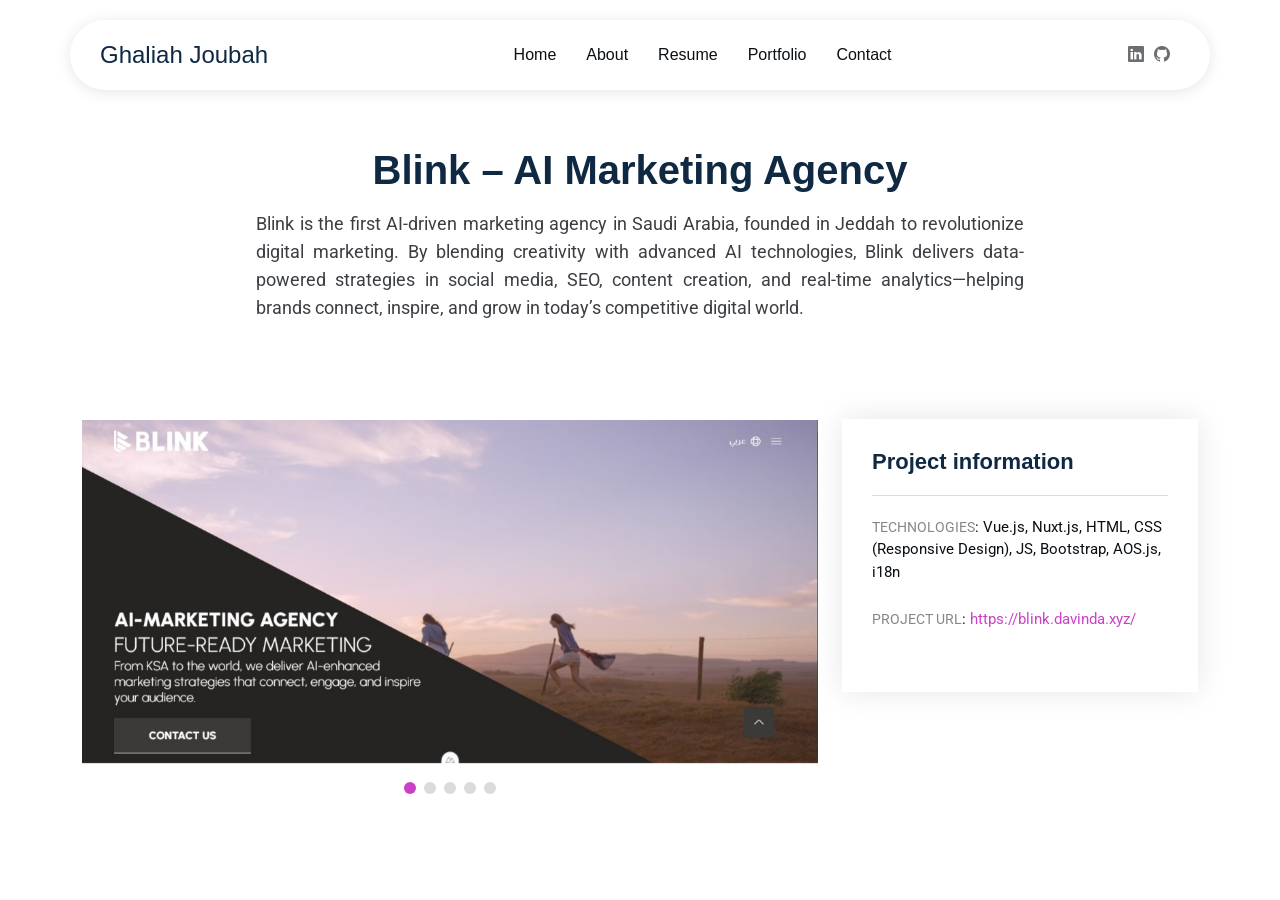
<file: blink-details.html>
<!DOCTYPE html>
<html lang="en">
<head>
  <meta charset="utf-8">
  <meta content="width=device-width, initial-scale=1.0" name="viewport">
  <title>Portfolio Details</title>
  <meta name="description" content="">
  <meta name="keywords" content="">
  <!-- Fonts -->
  <link href="https://fonts.googleapis.com" rel="preconnect">
  <link href="https://fonts.gstatic.com" rel="preconnect" crossorigin>
  <link href="https://fonts.googleapis.com/css2?family=Roboto:ital,wght@0,100;0,300;0,400;0,500;0,700;0,900;1,100;1,300;1,400;1,500;1,700;1,900&family=Quicksand:wght@300;400;500;600;700&family=Domine:wght@400;500;600;700&display=swap" rel="stylesheet">
  <!-- Vendor CSS Files -->
  <link href="assets/vendor/bootstrap/css/bootstrap.min.css" rel="stylesheet">
  <link href="assets/vendor/bootstrap-icons/bootstrap-icons.css" rel="stylesheet">
  <link href="assets/vendor/aos/aos.css" rel="stylesheet">
  <link href="assets/vendor/swiper/swiper-bundle.min.css" rel="stylesheet">
  <link href="assets/vendor/glightbox/css/glightbox.min.css" rel="stylesheet">
  <!-- Main CSS File -->
  <link href="assets/css/main.css" rel="stylesheet">
</head>

<body class="portfolio-details-page">
    <header id="header" class="header d-flex align-items-center sticky-top">
        <div class="header-container container-fluid container-xl position-relative d-flex align-items-center justify-content-between">
            <a href="index.html" class="logo d-flex align-items-center me-auto me-xl-0">
                <h1 class="sitename">Ghaliah Joubah</h1>
            </a>
            <nav id="navmenu" class="navmenu">
                <ul>
                    <li><a href="index.html#hero">Home</a></li>
                    <li><a href="index.html#about">About</a></li>
                    <li><a href="index.html#resume">Resume</a></li>
                    <li><a href="index.html#portfolio">Portfolio</a></li>
                    <li><a href="index.html#contact">Contact</a></li>
                </ul>
                <i class="mobile-nav-toggle d-xl-none bi bi-list"></i>
            </nav>
            <div class="header-social-links">
                <a href="https://linkedin.com/in/ghaliah-joubah-bb828525b" target="_blank" class="linkedin"><i class="bi bi-linkedin"></i></a>
                <a href="https://github.com/ghaliah-joubah" target="_blank"><i class="bi bi-github"></i></a>
            </div>
        </div>
  </header>

  <main class="main">

    <!-- Page Title -->
    <div class="page-title">
        <div class="title-wrapper">
            <h1>Blink – AI Marketing Agency</h1>
            <p>Blink is the first AI-driven marketing agency in Saudi Arabia, founded in Jeddah to revolutionize digital marketing. By blending creativity with advanced AI technologies, Blink delivers data-powered strategies in social media, SEO, content creation, and real-time analytics—helping brands connect, inspire, and grow in today’s competitive digital world.</p>        
        </div>
    </div>
    <!-- Portfolio Details Section -->
    <section id="blink-details" class="portfolio-details section">
        <div class="container" data-aos="fade-up" data-aos-delay="100">
            <div class="row gy-4">
                <div class="col-lg-8">
                    <div class="portfolio-details-slider swiper init-swiper">
                        <script type="application/json" class="swiper-config">
                            {
                                "loop": true,
                                "speed": 600,
                                "autoplay": {
                                    "delay": 5000
                                },
                                "slidesPerView": "auto",
                                "pagination": {
                                    "el": ".swiper-pagination",
                                    "type": "bullets",
                                    "clickable": true
                                }
                            }
                        </script>
                        <div class="swiper-wrapper align-items-center">
                            <div class="swiper-slide">
                                <img src="assets/img/portfolio/blink1.jpg" alt="">
                            </div>
                            <div class="swiper-slide">
                                <img src="assets/img/portfolio/blink2.jpg" alt="">
                            </div>
                            <div class="swiper-slide">
                                <img src="assets/img/portfolio/blink3.jpg" alt="">
                            </div>
                            <div class="swiper-slide">
                                <img src="assets/img/portfolio/blink4.jpg" alt="">
                            </div>
                            <div class="swiper-slide">
                                <img src="assets/img/portfolio/blink5.jpg" alt="">
                            </div>
                        </div>
                        <div class="swiper-pagination"></div>
                    </div>
                </div>
                <div class="col-lg-4">
                    <div class="portfolio-info" data-aos="fade-up" data-aos-delay="200">
                        <h3>Project information</h3>
                        <ul>
                            <li><strong>Technologies</strong>: Vue.js, Nuxt.js, HTML, CSS (Responsive Design), JS, Bootstrap, AOS.js, i18n</li>
                            <li><strong>Project URL</strong>: <a href="https://blink.davinda.xyz/">https://blink.davinda.xyz/</a></li>
                        </ul>
                    </div>
                </div>
            </div>
        </div>
    </section>
  </main>

  

  <!-- Scroll Top -->
  <a href="#" id="scroll-top" class="scroll-top d-flex align-items-center justify-content-center"><i class="bi bi-arrow-up-short"></i></a>

  <!-- Preloader -->
  <div id="preloader"></div>

  <!-- Vendor JS Files -->
  <script src="assets/vendor/bootstrap/js/bootstrap.bundle.min.js"></script>
  <script src="assets/vendor/php-email-form/validate.js"></script>
  <script src="assets/vendor/aos/aos.js"></script>
  <script src="assets/vendor/swiper/swiper-bundle.min.js"></script>
  <script src="assets/vendor/glightbox/js/glightbox.min.js"></script>
  <script src="assets/vendor/imagesloaded/imagesloaded.pkgd.min.js"></script>
  <script src="assets/vendor/isotope-layout/isotope.pkgd.min.js"></script>

  <!-- Main JS File -->
  <script src="assets/js/main.js"></script>

</body>

</html>
</file>
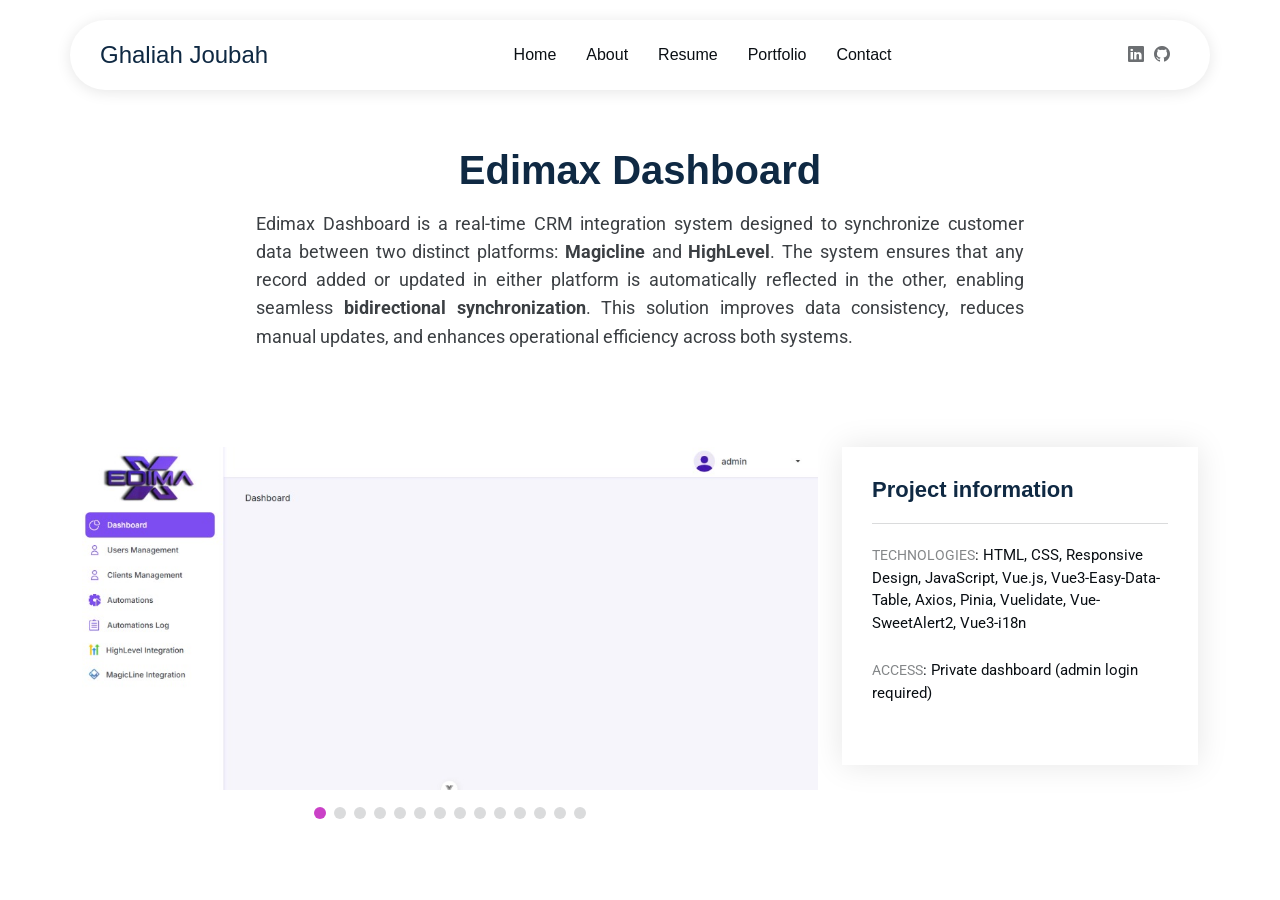
<file: edimax-details.html>
<!DOCTYPE html>
<html lang="en">
  <head>
    <meta charset="utf-8" />
    <meta content="width=device-width, initial-scale=1.0" name="viewport" />
    <title>Portfolio Details</title>
    <meta name="description" content="" />
    <meta name="keywords" content="" />
    <!-- Fonts -->
    <link href="https://fonts.googleapis.com" rel="preconnect" />
    <link href="https://fonts.gstatic.com" rel="preconnect" crossorigin />
    <link
      href="https://fonts.googleapis.com/css2?family=Roboto:ital,wght@0,100;0,300;0,400;0,500;0,700;0,900;1,100;1,300;1,400;1,500;1,700;1,900&family=Quicksand:wght@300;400;500;600;700&family=Domine:wght@400;500;600;700&display=swap"
      rel="stylesheet"
    />
    <!-- Vendor CSS Files -->
    <link
      href="assets/vendor/bootstrap/css/bootstrap.min.css"
      rel="stylesheet"
    />
    <link
      href="assets/vendor/bootstrap-icons/bootstrap-icons.css"
      rel="stylesheet"
    />
    <link href="assets/vendor/aos/aos.css" rel="stylesheet" />
    <link href="assets/vendor/swiper/swiper-bundle.min.css" rel="stylesheet" />
    <link
      href="assets/vendor/glightbox/css/glightbox.min.css"
      rel="stylesheet"
    />
    <!-- Main CSS File -->
    <link href="assets/css/main.css" rel="stylesheet" />
  </head>

  <body class="portfolio-details-page">
    <header id="header" class="header d-flex align-items-center sticky-top">
      <div
        class="header-container container-fluid container-xl position-relative d-flex align-items-center justify-content-between"
      >
        <a
          href="index.html"
          class="logo d-flex align-items-center me-auto me-xl-0"
        >
          <h1 class="sitename">Ghaliah Joubah</h1>
        </a>
        <nav id="navmenu" class="navmenu">
          <ul>
            <li><a href="index.html#hero">Home</a></li>
            <li><a href="index.html#about">About</a></li>
            <li><a href="index.html#resume">Resume</a></li>
            <li><a href="index.html#portfolio">Portfolio</a></li>
            <li><a href="index.html#contact">Contact</a></li>
          </ul>
          <i class="mobile-nav-toggle d-xl-none bi bi-list"></i>
        </nav>
        <div class="header-social-links">
          <a
            href="https://linkedin.com/in/ghaliah-joubah-bb828525b"
            target="_blank"
            class="linkedin"
            ><i class="bi bi-linkedin"></i
          ></a>
          <a href="https://github.com/ghaliah-joubah" target="_blank"
            ><i class="bi bi-github"></i
          ></a>
        </div>
      </div>
    </header>

    <main class="main">
      <!-- Page Title -->
      <div class="page-title">
        <div class="title-wrapper">
          <h1>Edimax Dashboard</h1>
          <p>
            Edimax Dashboard is a real-time CRM integration system designed to
            synchronize customer data between two distinct platforms:
            <strong>Magicline</strong> and <strong>HighLevel</strong>. The
            system ensures that any record added or updated in either platform
            is automatically reflected in the other, enabling seamless
            <strong>bidirectional synchronization</strong>. This solution
            improves data consistency, reduces manual updates, and enhances
            operational efficiency across both systems.
          </p>
        </div>
      </div>
      <!-- Portfolio Details Section -->
      <section id="kimo-details" class="portfolio-details section">
        <div class="container" data-aos="fade-up" data-aos-delay="100">
          <div class="row gy-4">
            <div class="col-lg-8">
              <div class="portfolio-details-slider swiper init-swiper">
                <script type="application/json" class="swiper-config">
                  {
                    "loop": true,
                    "speed": 600,
                    "autoplay": {
                      "delay": 5000
                    },
                    "slidesPerView": "auto",
                    "pagination": {
                      "el": ".swiper-pagination",
                      "type": "bullets",
                      "clickable": true
                    }
                  }
                </script>
                <div class="swiper-wrapper align-items-center">
                  <div class="swiper-slide">
                    <img src="assets/img/portfolio/edimax1.jpg" alt="" />
                  </div>
                  <div class="swiper-slide">
                    <img src="assets/img/portfolio/edimax2.jpg" alt="" />
                  </div>
                  <div class="swiper-slide">
                    <img src="assets/img/portfolio/edimax3.jpg" alt="" />
                  </div>
                  <div class="swiper-slide">
                    <img src="assets/img/portfolio/edimax4.jpg" alt="" />
                  </div>
                  <div class="swiper-slide">
                    <img src="assets/img/portfolio/edimax5.jpg" alt="" />
                  </div>
                  <div class="swiper-slide">
                    <img src="assets/img/portfolio/edimax6.jpg" alt="" />
                  </div>
                  <div class="swiper-slide">
                    <img src="assets/img/portfolio/edimax7.jpg" alt="" />
                  </div>
                  <div class="swiper-slide">
                    <img src="assets/img/portfolio/edimax8.jpg" alt="" />
                  </div>
                  <div class="swiper-slide">
                    <img src="assets/img/portfolio/edimax9.jpg" alt="" />
                  </div>
                  <div class="swiper-slide">
                    <img src="assets/img/portfolio/edimax10.jpg" alt="" />
                  </div>
                  <div class="swiper-slide">
                    <img src="assets/img/portfolio/edimax11.jpg" alt="" />
                  </div>
                  <div class="swiper-slide">
                    <img src="assets/img/portfolio/edimax12.jpg" alt="" />
                  </div>
                  <div class="swiper-slide">
                    <img src="assets/img/portfolio/edimax13.jpg" alt="" />
                  </div>
                  <div class="swiper-slide">
                    <img src="assets/img/portfolio/edimax14.jpg" alt="" />
                  </div>
                </div>
                <div class="swiper-pagination"></div>
              </div>
            </div>
            <div class="col-lg-4">
              <div
                class="portfolio-info"
                data-aos="fade-up"
                data-aos-delay="200"
              >
                <h3>Project information</h3>
                <ul>
                  <li>
                    <strong>Technologies</strong>: HTML, CSS, Responsive Design,
                    JavaScript, Vue.js, Vue3-Easy-Data-Table, Axios, Pinia,
                    Vuelidate, Vue-SweetAlert2, Vue3-i18n
                  </li>
                  <li>
                    <strong>Access</strong>: Private dashboard (admin login
                    required)
                  </li>
                </ul>
              </div>
            </div>
          </div>
        </div>
      </section>
    </main>

    <!-- Scroll Top -->
    <a
      href="#"
      id="scroll-top"
      class="scroll-top d-flex align-items-center justify-content-center"
      ><i class="bi bi-arrow-up-short"></i
    ></a>

    <!-- Preloader -->
    <div id="preloader"></div>

    <!-- Vendor JS Files -->
    <script src="assets/vendor/bootstrap/js/bootstrap.bundle.min.js"></script>
    <script src="assets/vendor/php-email-form/validate.js"></script>
    <script src="assets/vendor/aos/aos.js"></script>
    <script src="assets/vendor/swiper/swiper-bundle.min.js"></script>
    <script src="assets/vendor/glightbox/js/glightbox.min.js"></script>
    <script src="assets/vendor/imagesloaded/imagesloaded.pkgd.min.js"></script>
    <script src="assets/vendor/isotope-layout/isotope.pkgd.min.js"></script>

    <!-- Main JS File -->
    <script src="assets/js/main.js"></script>
  </body>
</html>
</file>
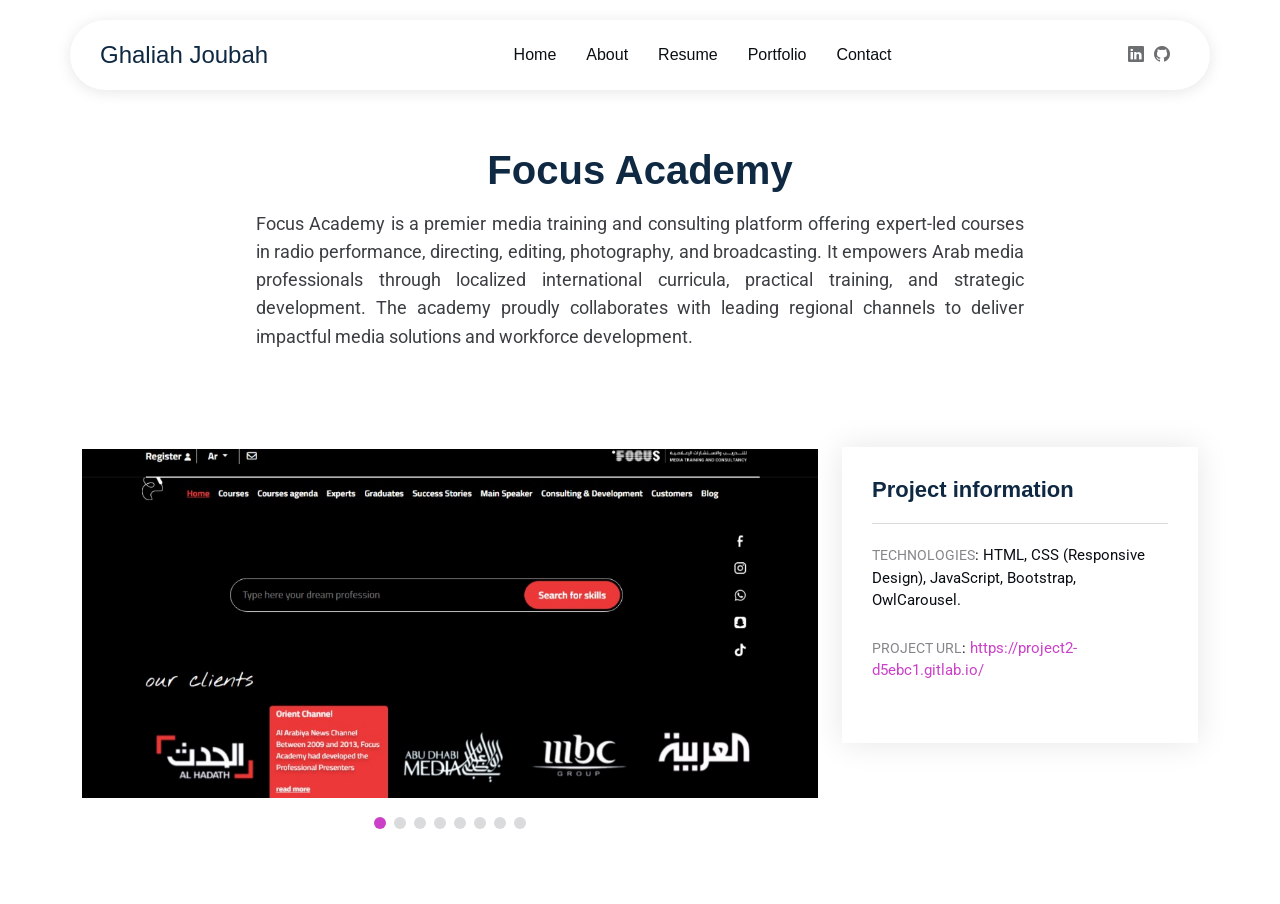
<file: focus-details.html>
<!DOCTYPE html>
<html lang="en">
  <head>
    <meta charset="utf-8" />
    <meta content="width=device-width, initial-scale=1.0" name="viewport" />
    <title>Portfolio Details</title>
    <meta name="description" content="" />
    <meta name="keywords" content="" />
    <!-- Fonts -->
    <link href="https://fonts.googleapis.com" rel="preconnect" />
    <link href="https://fonts.gstatic.com" rel="preconnect" crossorigin />
    <link
      href="https://fonts.googleapis.com/css2?family=Roboto:ital,wght@0,100;0,300;0,400;0,500;0,700;0,900;1,100;1,300;1,400;1,500;1,700;1,900&family=Quicksand:wght@300;400;500;600;700&family=Domine:wght@400;500;600;700&display=swap"
      rel="stylesheet"
    />
    <!-- Vendor CSS Files -->
    <link
      href="assets/vendor/bootstrap/css/bootstrap.min.css"
      rel="stylesheet"
    />
    <link
      href="assets/vendor/bootstrap-icons/bootstrap-icons.css"
      rel="stylesheet"
    />
    <link href="assets/vendor/aos/aos.css" rel="stylesheet" />
    <link href="assets/vendor/swiper/swiper-bundle.min.css" rel="stylesheet" />
    <link
      href="assets/vendor/glightbox/css/glightbox.min.css"
      rel="stylesheet"
    />
    <!-- Main CSS File -->
    <link href="assets/css/main.css" rel="stylesheet" />
  </head>

  <body class="portfolio-details-page">
    <header id="header" class="header d-flex align-items-center sticky-top">
      <div
        class="header-container container-fluid container-xl position-relative d-flex align-items-center justify-content-between"
      >
        <a
          href="index.html"
          class="logo d-flex align-items-center me-auto me-xl-0"
        >
          <h1 class="sitename">Ghaliah Joubah</h1>
        </a>
        <nav id="navmenu" class="navmenu">
          <ul>
            <li><a href="index.html#hero">Home</a></li>
            <li><a href="index.html#about">About</a></li>
            <li><a href="index.html#resume">Resume</a></li>
            <li><a href="index.html#portfolio">Portfolio</a></li>
            <li><a href="index.html#contact">Contact</a></li>
          </ul>
          <i class="mobile-nav-toggle d-xl-none bi bi-list"></i>
        </nav>
        <div class="header-social-links">
          <a
            href="https://linkedin.com/in/ghaliah-joubah-bb828525b"
            target="_blank"
            class="linkedin"
            ><i class="bi bi-linkedin"></i
          ></a>
          <a href="https://github.com/ghaliah-joubah" target="_blank"
            ><i class="bi bi-github"></i
          ></a>
        </div>
      </div>
    </header>

    <main class="main">
      <!-- Page Title -->
      <div class="page-title">
        <div class="title-wrapper">
          <h1>Focus Academy</h1>
          <p>
            Focus Academy is a premier media training and consulting platform
            offering expert-led courses in radio performance, directing,
            editing, photography, and broadcasting. It empowers Arab media
            professionals through localized international curricula, practical
            training, and strategic development. The academy proudly
            collaborates with leading regional channels to deliver impactful
            media solutions and workforce development.
          </p>
        </div>
      </div>

      <!-- Portfolio Details Section -->
      <section id="focus-details" class="portfolio-details section">
        <div class="container" data-aos="fade-up" data-aos-delay="100">
          <div class="row gy-4">
            <div class="col-lg-8">
              <div class="portfolio-details-slider swiper init-swiper">
                <script type="application/json" class="swiper-config">
                  {
                    "loop": true,
                    "speed": 600,
                    "autoplay": {
                      "delay": 5000
                    },
                    "slidesPerView": "auto",
                    "pagination": {
                      "el": ".swiper-pagination",
                      "type": "bullets",
                      "clickable": true
                    }
                  }
                </script>
                <div class="swiper-wrapper align-items-center">
                  <div class="swiper-slide">
                    <img src="assets/img/portfolio/focus1.jpg" alt="" />
                  </div>
                  <div class="swiper-slide">
                    <img src="assets/img/portfolio/focus2.jpg" alt="" />
                  </div>
                  <div class="swiper-slide">
                    <img src="assets/img/portfolio/focus3.jpg" alt="" />
                  </div>
                  <div class="swiper-slide">
                    <img src="assets/img/portfolio/focus4.jpg" alt="" />
                  </div>
                  <div class="swiper-slide">
                    <img src="assets/img/portfolio/focus5.jpg" alt="" />
                  </div>
                  <div class="swiper-slide">
                    <img src="assets/img/portfolio/focus6.jpg" alt="" />
                  </div>
                  <div class="swiper-slide">
                    <img src="assets/img/portfolio/focus7.jpg" alt="" />
                  </div>
                  <div class="swiper-slide">
                    <img src="assets/img/portfolio/focus8.jpg" alt="" />
                  </div>
                </div>
                <div class="swiper-pagination"></div>
              </div>
            </div>
            <div class="col-lg-4">
              <div
                class="portfolio-info"
                data-aos="fade-up"
                data-aos-delay="200"
              >
                <h3>Project information</h3>
                <ul>
                  <li>
                    <strong>Technologies</strong>: HTML, CSS (Responsive
                    Design), JavaScript, Bootstrap, OwlCarousel.
                  </li>
                  <li>
                    <strong>Project URL</strong>:
                    <a href="https://project2-d5ebc1.gitlab.io/" target="_blank"
                      >https://project2-d5ebc1.gitlab.io/</a
                    >
                  </li>
                </ul>
              </div>
            </div>
          </div>
        </div>
      </section>
    </main>

    <!-- Scroll Top -->
    <a
      href="#"
      id="scroll-top"
      class="scroll-top d-flex align-items-center justify-content-center"
      ><i class="bi bi-arrow-up-short"></i
    ></a>

    <!-- Preloader -->
    <div id="preloader"></div>

    <!-- Vendor JS Files -->
    <script src="assets/vendor/bootstrap/js/bootstrap.bundle.min.js"></script>
    <script src="assets/vendor/php-email-form/validate.js"></script>
    <script src="assets/vendor/aos/aos.js"></script>
    <script src="assets/vendor/swiper/swiper-bundle.min.js"></script>
    <script src="assets/vendor/glightbox/js/glightbox.min.js"></script>
    <script src="assets/vendor/imagesloaded/imagesloaded.pkgd.min.js"></script>
    <script src="assets/vendor/isotope-layout/isotope.pkgd.min.js"></script>

    <!-- Main JS File -->
    <script src="assets/js/main.js"></script>
  </body>
</html>
</file>
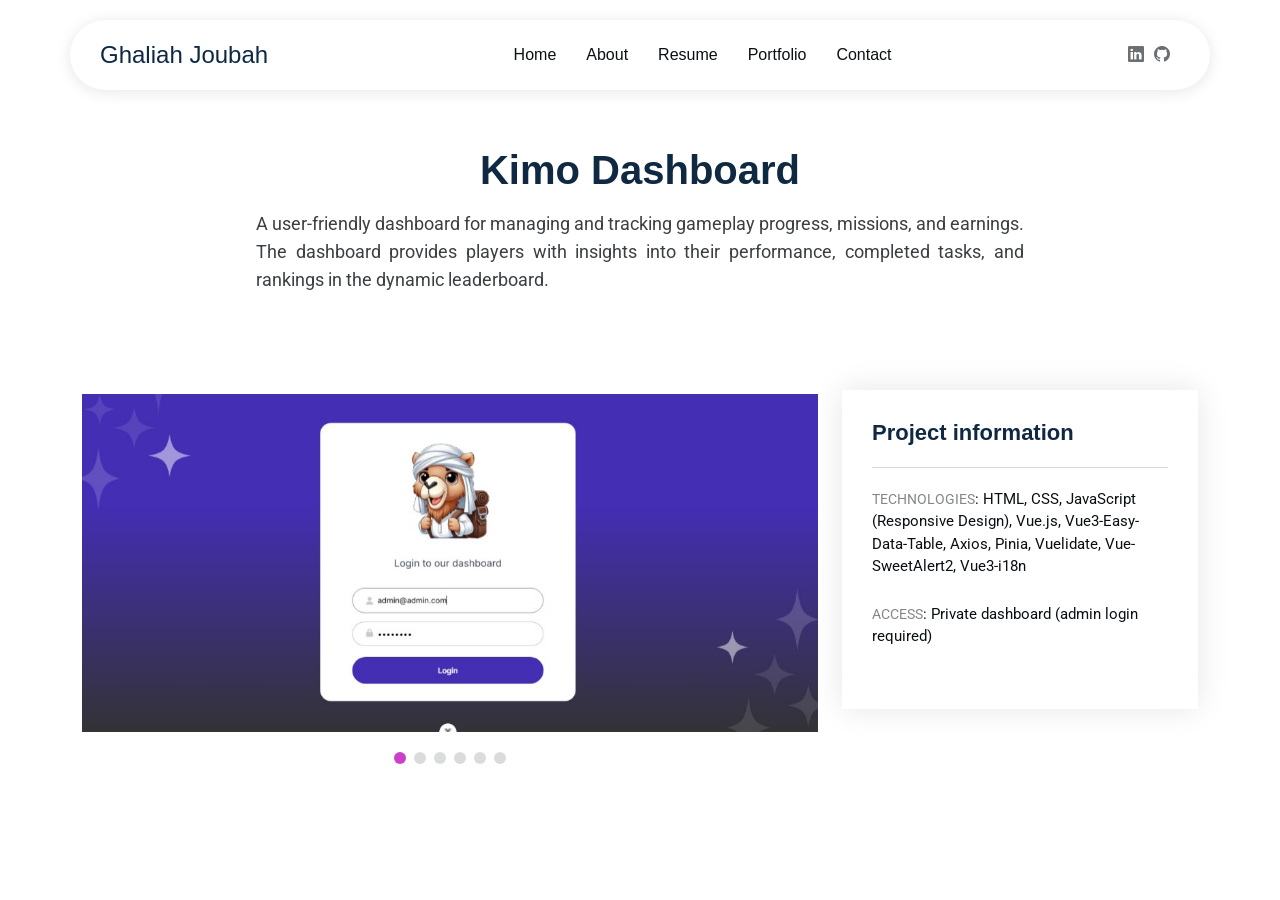
<file: kimo-details.html>
<!DOCTYPE html>
<html lang="en">
<head>
  <meta charset="utf-8">
  <meta content="width=device-width, initial-scale=1.0" name="viewport">
  <title>Portfolio Details</title>
  <meta name="description" content="">
  <meta name="keywords" content="">
  <!-- Fonts -->
  <link href="https://fonts.googleapis.com" rel="preconnect">
  <link href="https://fonts.gstatic.com" rel="preconnect" crossorigin>
  <link href="https://fonts.googleapis.com/css2?family=Roboto:ital,wght@0,100;0,300;0,400;0,500;0,700;0,900;1,100;1,300;1,400;1,500;1,700;1,900&family=Quicksand:wght@300;400;500;600;700&family=Domine:wght@400;500;600;700&display=swap" rel="stylesheet">
  <!-- Vendor CSS Files -->
  <link href="assets/vendor/bootstrap/css/bootstrap.min.css" rel="stylesheet">
  <link href="assets/vendor/bootstrap-icons/bootstrap-icons.css" rel="stylesheet">
  <link href="assets/vendor/aos/aos.css" rel="stylesheet">
  <link href="assets/vendor/swiper/swiper-bundle.min.css" rel="stylesheet">
  <link href="assets/vendor/glightbox/css/glightbox.min.css" rel="stylesheet">
  <!-- Main CSS File -->
  <link href="assets/css/main.css" rel="stylesheet">
</head>

<body class="portfolio-details-page">
    <header id="header" class="header d-flex align-items-center sticky-top">
        <div class="header-container container-fluid container-xl position-relative d-flex align-items-center justify-content-between">
            <a href="index.html" class="logo d-flex align-items-center me-auto me-xl-0">
                <h1 class="sitename">Ghaliah Joubah</h1>
            </a>
            <nav id="navmenu" class="navmenu">
                <ul>
                    <li><a href="index.html#hero">Home</a></li>
                    <li><a href="index.html#about">About</a></li>
                    <li><a href="index.html#resume">Resume</a></li>
                    <li><a href="index.html#portfolio">Portfolio</a></li>
                    <li><a href="index.html#contact">Contact</a></li>
                </ul>
                <i class="mobile-nav-toggle d-xl-none bi bi-list"></i>
            </nav>
            <div class="header-social-links">
                <a href="https://linkedin.com/in/ghaliah-joubah-bb828525b" target="_blank" class="linkedin"><i class="bi bi-linkedin"></i></a>
                <a href="https://github.com/ghaliah-joubah" target="_blank"><i class="bi bi-github"></i></a>
            </div>
        </div>
  </header>

  <main class="main">

    <!-- Page Title -->
    <div class="page-title">
        <div class="title-wrapper">
            <h1>Kimo Dashboard</h1>
            <p>A user-friendly dashboard for managing and tracking gameplay progress, missions, and earnings. The dashboard provides players with insights into their performance, completed tasks, and rankings in the dynamic leaderboard.</p>
        </div>
    </div>
    <!-- Portfolio Details Section -->
    <section id="kimo-details" class="portfolio-details section">
        <div class="container" data-aos="fade-up" data-aos-delay="100">
            <div class="row gy-4">
                <div class="col-lg-8">
                    <div class="portfolio-details-slider swiper init-swiper">
                        <script type="application/json" class="swiper-config">
                            {
                                "loop": true,
                                "speed": 600,
                                "autoplay": {
                                    "delay": 5000
                                },
                                "slidesPerView": "auto",
                                "pagination": {
                                    "el": ".swiper-pagination",
                                    "type": "bullets",
                                    "clickable": true
                                }
                            }
                        </script>
                        <div class="swiper-wrapper align-items-center">
                            <div class="swiper-slide">
                              <img src="assets/img/portfolio/kimo4.jpg" alt="">
                          </div>
                            <div class="swiper-slide">
                                <img src="assets/img/portfolio/kimo-img1.jpg" alt="">
                            </div>
                            <div class="swiper-slide">
                                <img src="assets/img/portfolio/kimo-img2.jpg" alt="">
                            </div>
                            <div class="swiper-slide">
                                <img src="assets/img/portfolio/kimo-img3.jpg" alt="">
                            </div>
                            <div class="swiper-slide">
                                <img src="assets/img/portfolio/kimo-img5.jpg" alt="">
                            </div>
                            <div class="swiper-slide">
                                <img src="assets/img/portfolio/kimo-img6.jpg" alt="">
                            </div>
                        </div>
                        <div class="swiper-pagination"></div>
                    </div>
                </div>
                <div class="col-lg-4">
                    <div class="portfolio-info" data-aos="fade-up" data-aos-delay="200">
                        <h3>Project information</h3>
                        <ul>
                            <li><strong>Technologies</strong>: HTML, CSS, JavaScript (Responsive Design), Vue.js, Vue3-Easy-Data-Table, Axios, Pinia, Vuelidate, Vue-SweetAlert2, Vue3-i18n</li>
                            <li><strong>Access</strong>: Private dashboard (admin login required)</li>
                        </ul>
                    </div>
                </div>
            </div>
        </div>
    </section>
  </main>

  

  <!-- Scroll Top -->
  <a href="#" id="scroll-top" class="scroll-top d-flex align-items-center justify-content-center"><i class="bi bi-arrow-up-short"></i></a>

  <!-- Preloader -->
  <div id="preloader"></div>

  <!-- Vendor JS Files -->
  <script src="assets/vendor/bootstrap/js/bootstrap.bundle.min.js"></script>
  <script src="assets/vendor/php-email-form/validate.js"></script>
  <script src="assets/vendor/aos/aos.js"></script>
  <script src="assets/vendor/swiper/swiper-bundle.min.js"></script>
  <script src="assets/vendor/glightbox/js/glightbox.min.js"></script>
  <script src="assets/vendor/imagesloaded/imagesloaded.pkgd.min.js"></script>
  <script src="assets/vendor/isotope-layout/isotope.pkgd.min.js"></script>

  <!-- Main JS File -->
  <script src="assets/js/main.js"></script>

</body>

</html>
</file>
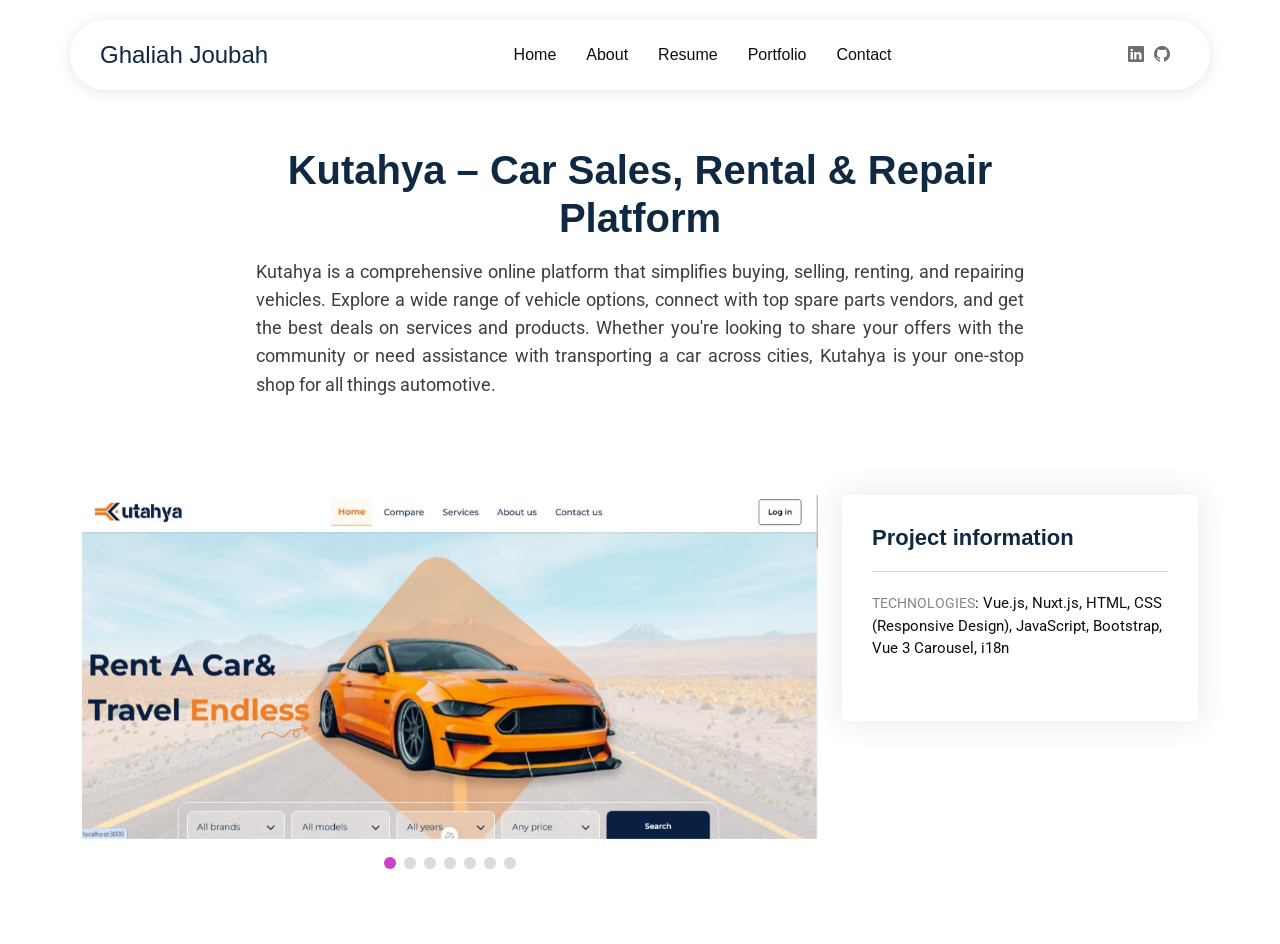
<file: kutahya-details.html>
<!DOCTYPE html>
<html lang="en">
<head>
  <meta charset="utf-8">
  <meta content="width=device-width, initial-scale=1.0" name="viewport">
  <title>Portfolio Details</title>
  <meta name="description" content="">
  <meta name="keywords" content="">
  <!-- Fonts -->
  <link href="https://fonts.googleapis.com" rel="preconnect">
  <link href="https://fonts.gstatic.com" rel="preconnect" crossorigin>
  <link href="https://fonts.googleapis.com/css2?family=Roboto:ital,wght@0,100;0,300;0,400;0,500;0,700;0,900;1,100;1,300;1,400;1,500;1,700;1,900&family=Quicksand:wght@300;400;500;600;700&family=Domine:wght@400;500;600;700&display=swap" rel="stylesheet">
  <!-- Vendor CSS Files -->
  <link href="assets/vendor/bootstrap/css/bootstrap.min.css" rel="stylesheet">
  <link href="assets/vendor/bootstrap-icons/bootstrap-icons.css" rel="stylesheet">
  <link href="assets/vendor/aos/aos.css" rel="stylesheet">
  <link href="assets/vendor/swiper/swiper-bundle.min.css" rel="stylesheet">
  <link href="assets/vendor/glightbox/css/glightbox.min.css" rel="stylesheet">
  <!-- Main CSS File -->
  <link href="assets/css/main.css" rel="stylesheet">
</head>

<body class="portfolio-details-page">
    <header id="header" class="header d-flex align-items-center sticky-top">
        <div class="header-container container-fluid container-xl position-relative d-flex align-items-center justify-content-between">
            <a href="index.html" class="logo d-flex align-items-center me-auto me-xl-0">
                <h1 class="sitename">Ghaliah Joubah</h1>
            </a>
            <nav id="navmenu" class="navmenu">
                <ul>
                    <li><a href="index.html#hero">Home</a></li>
                    <li><a href="index.html#about">About</a></li>
                    <li><a href="index.html#resume">Resume</a></li>
                    <li><a href="index.html#portfolio">Portfolio</a></li>
                    <li><a href="index.html#contact">Contact</a></li>
                </ul>
                <i class="mobile-nav-toggle d-xl-none bi bi-list"></i>
            </nav>
            <div class="header-social-links">
                <a href="https://linkedin.com/in/ghaliah-joubah-bb828525b" target="_blank" class="linkedin"><i class="bi bi-linkedin"></i></a>
                <a href="https://github.com/ghaliah-joubah" target="_blank"><i class="bi bi-github"></i></a>
            </div>
        </div>
  </header>

  <main class="main">

    <!-- Page Title -->
    <div class="page-title">
        <div class="title-wrapper">
            <h1>Kutahya – Car Sales, Rental & Repair Platform</h1>
            <p>Kutahya is a comprehensive online platform that simplifies buying, selling, renting, and repairing vehicles. Explore a wide range of vehicle options, connect with top spare parts vendors, and get the best deals on services and products. Whether you're looking to share your offers with the community or need assistance with transporting a car across cities, Kutahya is your one-stop shop for all things automotive.</p>
        </div>
    </div>    
    <!-- Portfolio Details Section -->
    <section id="kutahya-details" class="portfolio-details section">
        <div class="container" data-aos="fade-up" data-aos-delay="100">
            <div class="row gy-4">
                <div class="col-lg-8">
                    <div class="portfolio-details-slider swiper init-swiper">
                        <script type="application/json" class="swiper-config">
                            {
                                "loop": true,
                                "speed": 600,
                                "autoplay": {
                                    "delay": 5000
                                },
                                "slidesPerView": "auto",
                                "pagination": {
                                    "el": ".swiper-pagination",
                                    "type": "bullets",
                                    "clickable": true
                                }
                            }
                        </script>
                        <div class="swiper-wrapper align-items-center">
                            <div class="swiper-slide">
                                <img src="assets/img/portfolio/kutahya1.jpg" alt="">
                            </div>
                            <div class="swiper-slide">
                                <img src="assets/img/portfolio/kutahya2.jpg" alt="">
                            </div>
                            <div class="swiper-slide">
                                <img src="assets/img/portfolio/kutahya3.jpg" alt="">
                            </div>
                            <div class="swiper-slide">
                                <img src="assets/img/portfolio/kutahya4.jpg" alt="">
                            </div>
                            <div class="swiper-slide">
                                <img src="assets/img/portfolio/kutahya5.jpg" alt="">
                            </div>
                            <div class="swiper-slide">
                                <img src="assets/img/portfolio/kutahya6.jpg" alt="">
                            </div>
                            <div class="swiper-slide">
                                <img src="assets/img/portfolio/kutahya7.jpg" alt="">
                            </div>
                        </div>
                        <div class="swiper-pagination"></div>
                    </div>
                </div>
                <div class="col-lg-4">
                    <div class="portfolio-info" data-aos="fade-up" data-aos-delay="200">
                        <h3>Project information</h3>
                        <ul>
                            <li><strong>Technologies</strong>: Vue.js, Nuxt.js, HTML, CSS (Responsive Design), JavaScript, Bootstrap, Vue 3 Carousel, i18n</li>
                            <!-- <li><strong>Project URL</strong>: 
                                <a href="https://ghaliah-joubah.github.io/kutahya/">https://ghaliah-joubah.github.io/kutahya/</a>
                            </li> -->
                        </ul>
                    </div>
                </div>
            </div>
        </div>
    </section>
  </main>

  

  <!-- Scroll Top -->
  <a href="#" id="scroll-top" class="scroll-top d-flex align-items-center justify-content-center"><i class="bi bi-arrow-up-short"></i></a>

  <!-- Preloader -->
  <div id="preloader"></div>

  <!-- Vendor JS Files -->
  <script src="assets/vendor/bootstrap/js/bootstrap.bundle.min.js"></script>
  <script src="assets/vendor/php-email-form/validate.js"></script>
  <script src="assets/vendor/aos/aos.js"></script>
  <script src="assets/vendor/swiper/swiper-bundle.min.js"></script>
  <script src="assets/vendor/glightbox/js/glightbox.min.js"></script>
  <script src="assets/vendor/imagesloaded/imagesloaded.pkgd.min.js"></script>
  <script src="assets/vendor/isotope-layout/isotope.pkgd.min.js"></script>

  <!-- Main JS File -->
  <script src="assets/js/main.js"></script>

</body>

</html>
</file>
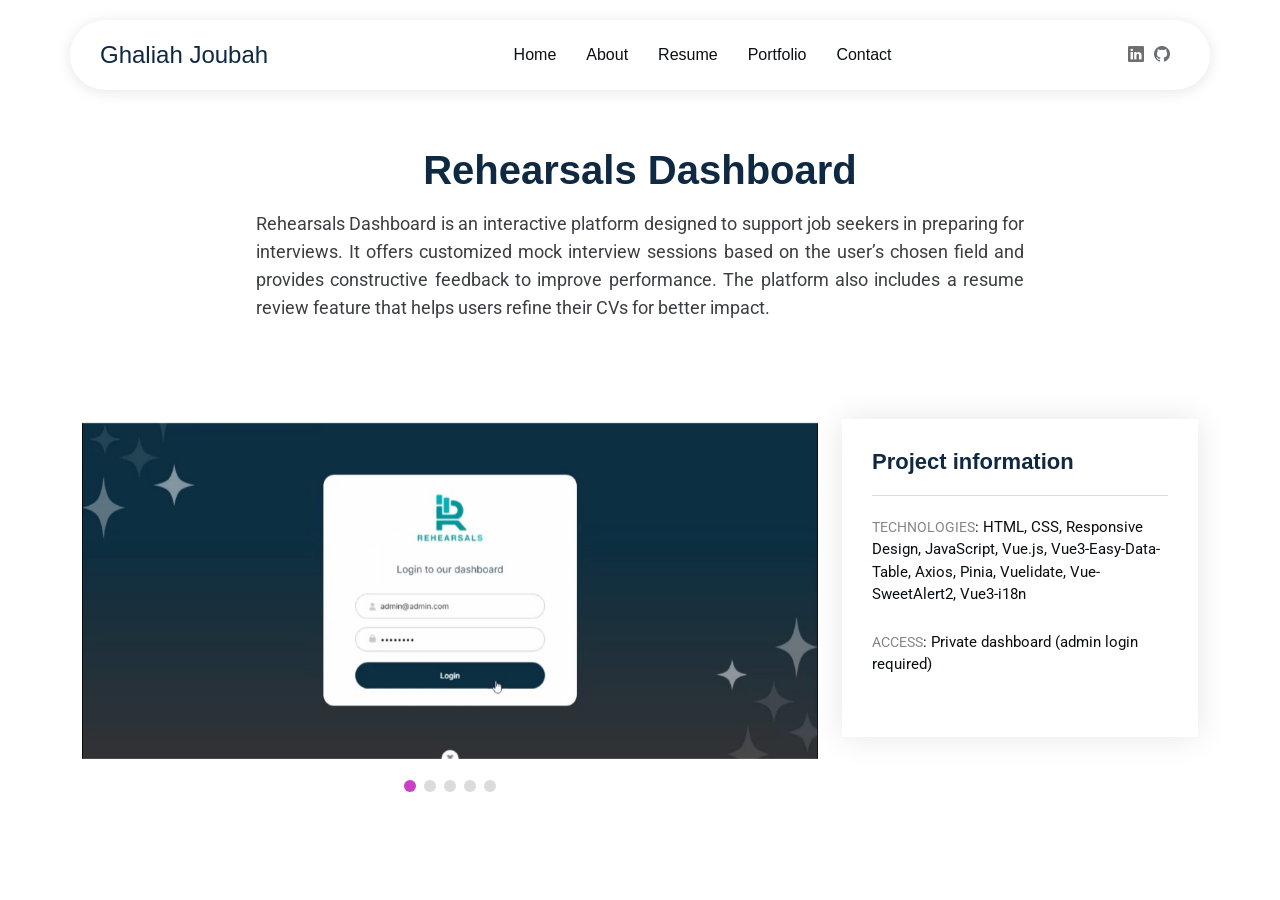
<file: rehearsals-details.html>
<!DOCTYPE html>
<html lang="en">
  <head>
    <meta charset="utf-8" />
    <meta content="width=device-width, initial-scale=1.0" name="viewport" />
    <title>Portfolio Details</title>
    <meta name="description" content="" />
    <meta name="keywords" content="" />
    <!-- Fonts -->
    <link href="https://fonts.googleapis.com" rel="preconnect" />
    <link href="https://fonts.gstatic.com" rel="preconnect" crossorigin />
    <link
      href="https://fonts.googleapis.com/css2?family=Roboto:ital,wght@0,100;0,300;0,400;0,500;0,700;0,900;1,100;1,300;1,400;1,500;1,700;1,900&family=Quicksand:wght@300;400;500;600;700&family=Domine:wght@400;500;600;700&display=swap"
      rel="stylesheet"
    />
    <!-- Vendor CSS Files -->
    <link
      href="assets/vendor/bootstrap/css/bootstrap.min.css"
      rel="stylesheet"
    />
    <link
      href="assets/vendor/bootstrap-icons/bootstrap-icons.css"
      rel="stylesheet"
    />
    <link href="assets/vendor/aos/aos.css" rel="stylesheet" />
    <link href="assets/vendor/swiper/swiper-bundle.min.css" rel="stylesheet" />
    <link
      href="assets/vendor/glightbox/css/glightbox.min.css"
      rel="stylesheet"
    />
    <!-- Main CSS File -->
    <link href="assets/css/main.css" rel="stylesheet" />
  </head>

  <body class="portfolio-details-page">
    <header id="header" class="header d-flex align-items-center sticky-top">
      <div
        class="header-container container-fluid container-xl position-relative d-flex align-items-center justify-content-between"
      >
        <a
          href="index.html"
          class="logo d-flex align-items-center me-auto me-xl-0"
        >
          <h1 class="sitename">Ghaliah Joubah</h1>
        </a>
        <nav id="navmenu" class="navmenu">
          <ul>
            <li><a href="index.html#hero">Home</a></li>
            <li><a href="index.html#about">About</a></li>
            <li><a href="index.html#resume">Resume</a></li>
            <li><a href="index.html#portfolio">Portfolio</a></li>
            <li><a href="index.html#contact">Contact</a></li>
          </ul>
          <i class="mobile-nav-toggle d-xl-none bi bi-list"></i>
        </nav>
        <div class="header-social-links">
          <a
            href="https://linkedin.com/in/ghaliah-joubah-bb828525b"
            target="_blank"
            class="linkedin"
            ><i class="bi bi-linkedin"></i
          ></a>
          <a href="https://github.com/ghaliah-joubah" target="_blank"
            ><i class="bi bi-github"></i
          ></a>
        </div>
      </div>
    </header>

    <main class="main">
      <!-- Page Title -->
      <div class="page-title">
        <div class="title-wrapper">
          <h1>Rehearsals Dashboard</h1>
          <p>
            Rehearsals Dashboard is an interactive platform designed to support
            job seekers in preparing for interviews. It offers customized mock
            interview sessions based on the user’s chosen field and provides
            constructive feedback to improve performance. The platform also
            includes a resume review feature that helps users refine their CVs
            for better impact.
          </p>
        </div>
      </div>
      <!-- Portfolio Details Section -->
      <section id="rehearsals-details" class="portfolio-details section">
        <div class="container" data-aos="fade-up" data-aos-delay="100">
          <div class="row gy-4">
            <div class="col-lg-8">
              <div class="portfolio-details-slider swiper init-swiper">
                <script type="application/json" class="swiper-config">
                  {
                    "loop": true,
                    "speed": 600,
                    "autoplay": {
                      "delay": 5000
                    },
                    "slidesPerView": "auto",
                    "pagination": {
                      "el": ".swiper-pagination",
                      "type": "bullets",
                      "clickable": true
                    }
                  }
                </script>
                <div class="swiper-wrapper align-items-center">
                  <div class="swiper-slide">
                    <img src="assets/img/portfolio/rehearsals1.jpg" alt="" />
                  </div>
                  <div class="swiper-slide">
                    <img src="assets/img/portfolio/rehearsals2.jpg" alt="" />
                  </div>
                  <div class="swiper-slide">
                    <img src="assets/img/portfolio/rehearsals3.jpg" alt="" />
                  </div>
                  <div class="swiper-slide">
                    <img src="assets/img/portfolio/rehearsals4.jpg" alt="" />
                  </div>
                  <div class="swiper-slide">
                    <img src="assets/img/portfolio/rehearsals5.jpg" alt="" />
                  </div>
                </div>
                <div class="swiper-pagination"></div>
              </div>
            </div>
            <div class="col-lg-4">
              <div
                class="portfolio-info"
                data-aos="fade-up"
                data-aos-delay="200"
              >
                <h3>Project information</h3>
                <ul>
                  <li>
                    <strong>Technologies</strong>: HTML, CSS, Responsive Design,
                    JavaScript, Vue.js, Vue3-Easy-Data-Table, Axios, Pinia,
                    Vuelidate, Vue-SweetAlert2, Vue3-i18n
                  </li>
                  <li>
                    <strong>Access</strong>: Private dashboard (admin login
                    required)
                  </li>
                </ul>
              </div>
            </div>
          </div>
        </div>
      </section>
    </main>

    <!-- Scroll Top -->
    <a
      href="#"
      id="scroll-top"
      class="scroll-top d-flex align-items-center justify-content-center"
      ><i class="bi bi-arrow-up-short"></i
    ></a>

    <!-- Preloader -->
    <div id="preloader"></div>

    <!-- Vendor JS Files -->
    <script src="assets/vendor/bootstrap/js/bootstrap.bundle.min.js"></script>
    <script src="assets/vendor/php-email-form/validate.js"></script>
    <script src="assets/vendor/aos/aos.js"></script>
    <script src="assets/vendor/swiper/swiper-bundle.min.js"></script>
    <script src="assets/vendor/glightbox/js/glightbox.min.js"></script>
    <script src="assets/vendor/imagesloaded/imagesloaded.pkgd.min.js"></script>
    <script src="assets/vendor/isotope-layout/isotope.pkgd.min.js"></script>

    <!-- Main JS File -->
    <script src="assets/js/main.js"></script>
  </body>
</html>
</file>
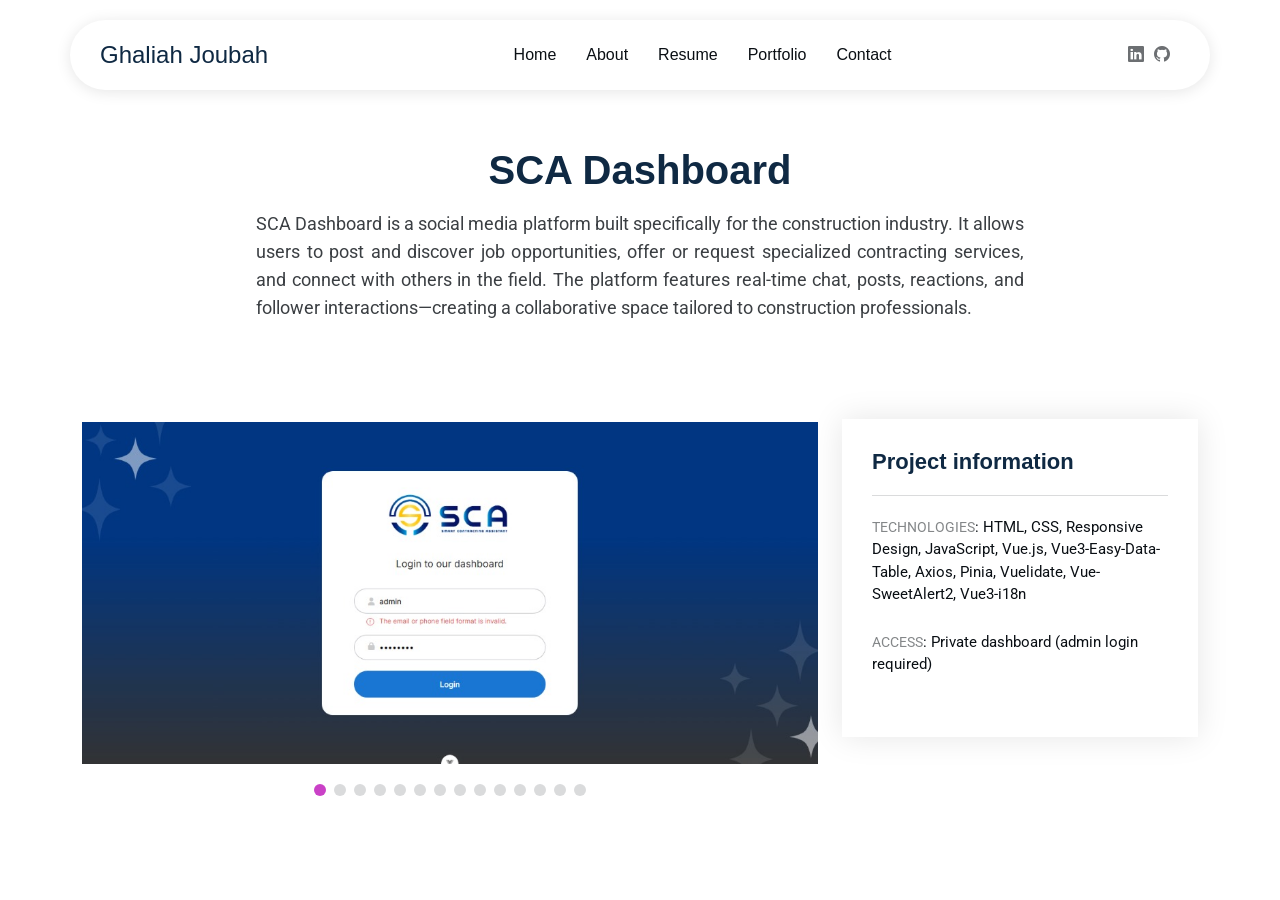
<file: sca-details.html>
<!DOCTYPE html>
<html lang="en">
  <head>
    <meta charset="utf-8" />
    <meta content="width=device-width, initial-scale=1.0" name="viewport" />
    <title>Portfolio Details</title>
    <meta name="description" content="" />
    <meta name="keywords" content="" />
    <!-- Fonts -->
    <link href="https://fonts.googleapis.com" rel="preconnect" />
    <link href="https://fonts.gstatic.com" rel="preconnect" crossorigin />
    <link
      href="https://fonts.googleapis.com/css2?family=Roboto:ital,wght@0,100;0,300;0,400;0,500;0,700;0,900;1,100;1,300;1,400;1,500;1,700;1,900&family=Quicksand:wght@300;400;500;600;700&family=Domine:wght@400;500;600;700&display=swap"
      rel="stylesheet"
    />
    <!-- Vendor CSS Files -->
    <link
      href="assets/vendor/bootstrap/css/bootstrap.min.css"
      rel="stylesheet"
    />
    <link
      href="assets/vendor/bootstrap-icons/bootstrap-icons.css"
      rel="stylesheet"
    />
    <link href="assets/vendor/aos/aos.css" rel="stylesheet" />
    <link href="assets/vendor/swiper/swiper-bundle.min.css" rel="stylesheet" />
    <link
      href="assets/vendor/glightbox/css/glightbox.min.css"
      rel="stylesheet"
    />
    <!-- Main CSS File -->
    <link href="assets/css/main.css" rel="stylesheet" />
  </head>

  <body class="portfolio-details-page">
    <header id="header" class="header d-flex align-items-center sticky-top">
      <div
        class="header-container container-fluid container-xl position-relative d-flex align-items-center justify-content-between"
      >
        <a
          href="index.html"
          class="logo d-flex align-items-center me-auto me-xl-0"
        >
          <h1 class="sitename">Ghaliah Joubah</h1>
        </a>
        <nav id="navmenu" class="navmenu">
          <ul>
            <li><a href="index.html#hero">Home</a></li>
            <li><a href="index.html#about">About</a></li>
            <li><a href="index.html#resume">Resume</a></li>
            <li><a href="index.html#portfolio">Portfolio</a></li>
            <li><a href="index.html#contact">Contact</a></li>
          </ul>
          <i class="mobile-nav-toggle d-xl-none bi bi-list"></i>
        </nav>
        <div class="header-social-links">
          <a
            href="https://linkedin.com/in/ghaliah-joubah-bb828525b"
            target="_blank"
            class="linkedin"
            ><i class="bi bi-linkedin"></i
          ></a>
          <a href="https://github.com/ghaliah-joubah" target="_blank"
            ><i class="bi bi-github"></i
          ></a>
        </div>
      </div>
    </header>

    <main class="main">
      <!-- Page Title -->
      <div class="page-title">
        <div class="title-wrapper">
          <h1>SCA Dashboard</h1>
          <p>
            SCA Dashboard is a social media platform built specifically for the
            construction industry. It allows users to post and discover job
            opportunities, offer or request specialized contracting services,
            and connect with others in the field. The platform features
            real-time chat, posts, reactions, and follower interactions—creating
            a collaborative space tailored to construction professionals.
          </p>
        </div>
      </div>
      <!-- Portfolio Details Section -->
      <section id="kimo-details" class="portfolio-details section">
        <div class="container" data-aos="fade-up" data-aos-delay="100">
          <div class="row gy-4">
            <div class="col-lg-8">
              <div class="portfolio-details-slider swiper init-swiper">
                <script type="application/json" class="swiper-config">
                  {
                    "loop": true,
                    "speed": 600,
                    "autoplay": {
                      "delay": 5000
                    },
                    "slidesPerView": "auto",
                    "pagination": {
                      "el": ".swiper-pagination",
                      "type": "bullets",
                      "clickable": true
                    }
                  }
                </script>
                <div class="swiper-wrapper align-items-center">
                  <div class="swiper-slide">
                    <img src="assets/img/portfolio/sca1.jpg" alt="" />
                  </div>
                  <div class="swiper-slide">
                    <img src="assets/img/portfolio/sca2.jpg" alt="" />
                  </div>
                  <div class="swiper-slide">
                    <img src="assets/img/portfolio/sca3.jpg" alt="" />
                  </div>
                  <div class="swiper-slide">
                    <img src="assets/img/portfolio/sca4.jpg" alt="" />
                  </div>
                  <div class="swiper-slide">
                    <img src="assets/img/portfolio/sca5.jpg" alt="" />
                  </div>
                  <div class="swiper-slide">
                    <img src="assets/img/portfolio/sca6.jpg" alt="" />
                  </div>
                  <div class="swiper-slide">
                    <img src="assets/img/portfolio/sca7.jpg" alt="" />
                  </div>
                  <div class="swiper-slide">
                    <img src="assets/img/portfolio/sca8.jpg" alt="" />
                  </div>
                  <div class="swiper-slide">
                    <img src="assets/img/portfolio/sca9.jpg" alt="" />
                  </div>
                  <div class="swiper-slide">
                    <img src="assets/img/portfolio/edimax10.jpg" alt="" />
                  </div>
                  <div class="swiper-slide">
                    <img src="assets/img/portfolio/edimax11.jpg" alt="" />
                  </div>
                  <div class="swiper-slide">
                    <img src="assets/img/portfolio/edimax12.jpg" alt="" />
                  </div>
                  <div class="swiper-slide">
                    <img src="assets/img/portfolio/edimax13.jpg" alt="" />
                  </div>
                  <div class="swiper-slide">
                    <img src="assets/img/portfolio/edimax14.jpg" alt="" />
                  </div>
                </div>
                <div class="swiper-pagination"></div>
              </div>
            </div>
            <div class="col-lg-4">
              <div
                class="portfolio-info"
                data-aos="fade-up"
                data-aos-delay="200"
              >
                <h3>Project information</h3>
                <ul>
                  <li>
                    <strong>Technologies</strong>: HTML, CSS, Responsive Design,
                    JavaScript, Vue.js, Vue3-Easy-Data-Table, Axios, Pinia,
                    Vuelidate, Vue-SweetAlert2, Vue3-i18n
                  </li>
                  <li>
                    <strong>Access</strong>: Private dashboard (admin login
                    required)
                  </li>
                </ul>
              </div>
            </div>
          </div>
        </div>
      </section>
    </main>

    <!-- Scroll Top -->
    <a
      href="#"
      id="scroll-top"
      class="scroll-top d-flex align-items-center justify-content-center"
      ><i class="bi bi-arrow-up-short"></i
    ></a>

    <!-- Preloader -->
    <div id="preloader"></div>

    <!-- Vendor JS Files -->
    <script src="assets/vendor/bootstrap/js/bootstrap.bundle.min.js"></script>
    <script src="assets/vendor/php-email-form/validate.js"></script>
    <script src="assets/vendor/aos/aos.js"></script>
    <script src="assets/vendor/swiper/swiper-bundle.min.js"></script>
    <script src="assets/vendor/glightbox/js/glightbox.min.js"></script>
    <script src="assets/vendor/imagesloaded/imagesloaded.pkgd.min.js"></script>
    <script src="assets/vendor/isotope-layout/isotope.pkgd.min.js"></script>

    <!-- Main JS File -->
    <script src="assets/js/main.js"></script>
  </body>
</html>
</file>
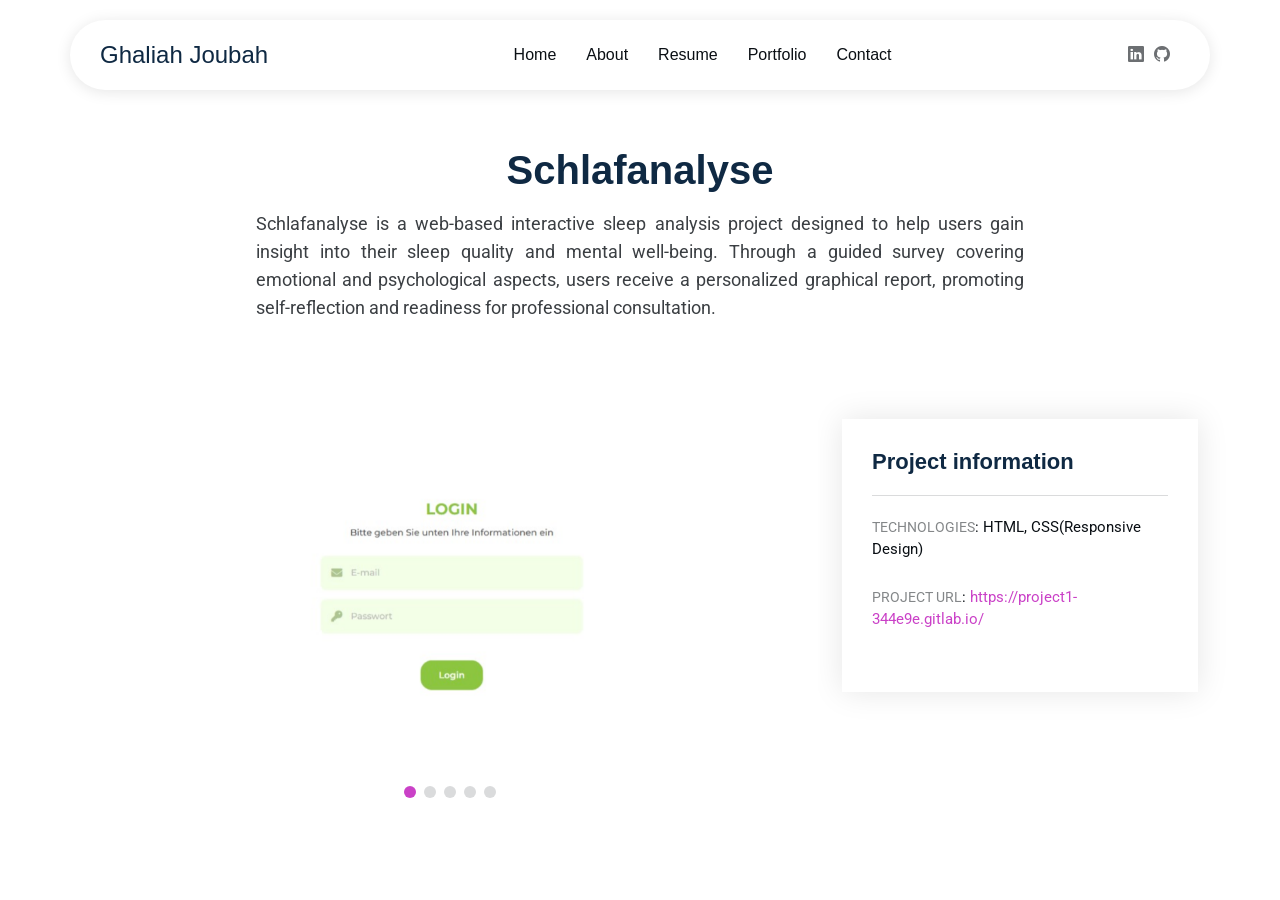
<file: schlafanalyse-details.html>
<!DOCTYPE html>
<html lang="en">
  <head>
    <meta charset="utf-8" />
    <meta content="width=device-width, initial-scale=1.0" name="viewport" />
    <title>Portfolio Details</title>
    <meta name="description" content="" />
    <meta name="keywords" content="" />
    <!-- Fonts -->
    <link href="https://fonts.googleapis.com" rel="preconnect" />
    <link href="https://fonts.gstatic.com" rel="preconnect" crossorigin />
    <link
      href="https://fonts.googleapis.com/css2?family=Roboto:ital,wght@0,100;0,300;0,400;0,500;0,700;0,900;1,100;1,300;1,400;1,500;1,700;1,900&family=Quicksand:wght@300;400;500;600;700&family=Domine:wght@400;500;600;700&display=swap"
      rel="stylesheet"
    />
    <!-- Vendor CSS Files -->
    <link
      href="assets/vendor/bootstrap/css/bootstrap.min.css"
      rel="stylesheet"
    />
    <link
      href="assets/vendor/bootstrap-icons/bootstrap-icons.css"
      rel="stylesheet"
    />
    <link href="assets/vendor/aos/aos.css" rel="stylesheet" />
    <link href="assets/vendor/swiper/swiper-bundle.min.css" rel="stylesheet" />
    <link
      href="assets/vendor/glightbox/css/glightbox.min.css"
      rel="stylesheet"
    />
    <!-- Main CSS File -->
    <link href="assets/css/main.css" rel="stylesheet" />
  </head>

  <body class="portfolio-details-page">
    <header id="header" class="header d-flex align-items-center sticky-top">
      <div
        class="header-container container-fluid container-xl position-relative d-flex align-items-center justify-content-between"
      >
        <a
          href="index.html"
          class="logo d-flex align-items-center me-auto me-xl-0"
        >
          <h1 class="sitename">Ghaliah Joubah</h1>
        </a>
        <nav id="navmenu" class="navmenu">
          <ul>
            <li><a href="index.html#hero">Home</a></li>
            <li><a href="index.html#about">About</a></li>
            <li><a href="index.html#resume">Resume</a></li>
            <li><a href="index.html#portfolio">Portfolio</a></li>
            <li><a href="index.html#contact">Contact</a></li>
          </ul>
          <i class="mobile-nav-toggle d-xl-none bi bi-list"></i>
        </nav>
        <div class="header-social-links">
          <a
            href="https://linkedin.com/in/ghaliah-joubah-bb828525b"
            target="_blank"
            class="linkedin"
            ><i class="bi bi-linkedin"></i
          ></a>
          <a href="https://github.com/ghaliah-joubah" target="_blank"
            ><i class="bi bi-github"></i
          ></a>
        </div>
      </div>
    </header>

    <main class="main">
      <!-- Page Title -->
      <div class="page-title">
        <div class="title-wrapper">
          <h1>Schlafanalyse</h1>
          <p>
            Schlafanalyse is a web-based interactive sleep analysis project
            designed to help users gain insight into their sleep quality and
            mental well-being. Through a guided survey covering emotional and
            psychological aspects, users receive a personalized graphical
            report, promoting self-reflection and readiness for professional
            consultation.
          </p>
        </div>
      </div>
      <!-- Portfolio Details Section -->
      <section id="blink-details" class="portfolio-details section">
        <div class="container" data-aos="fade-up" data-aos-delay="100">
          <div class="row gy-4">
            <div class="col-lg-8">
              <div class="portfolio-details-slider swiper init-swiper">
                <script type="application/json" class="swiper-config">
                  {
                    "loop": true,
                    "speed": 600,
                    "autoplay": {
                      "delay": 5000
                    },
                    "slidesPerView": "auto",
                    "pagination": {
                      "el": ".swiper-pagination",
                      "type": "bullets",
                      "clickable": true
                    }
                  }
                </script>
                <div class="swiper-wrapper align-items-center">
                  <div class="swiper-slide">
                    <img src="assets/img/portfolio/schlafanalyse1.jpg" alt="" />
                  </div>
                  <div class="swiper-slide">
                    <img src="assets/img/portfolio/schlafanalyse2.jpg" alt="" />
                  </div>
                  <div class="swiper-slide">
                    <img src="assets/img/portfolio/schlafanalyse3.jpg" alt="" />
                  </div>
                  <div class="swiper-slide">
                    <img src="assets/img/portfolio/schlafanalyse4.jpg" alt="" />
                  </div>
                  <div class="swiper-slide">
                    <img src="assets/img/portfolio/schlafanalyse5.jpg" alt="" />
                  </div>
                </div>
                <div class="swiper-pagination"></div>
              </div>
            </div>
            <div class="col-lg-4">
              <div
                class="portfolio-info"
                data-aos="fade-up"
                data-aos-delay="200"
              >
                <h3>Project information</h3>
                <ul>
                  <li>
                    <strong>Technologies</strong>: HTML, CSS(Responsive Design)
                  </li>
                  <li>
                    <strong>Project URL</strong>:
                    <a href="https://project1-344e9e.gitlab.io/" target="_blank"
                      >https://project1-344e9e.gitlab.io/</a
                    >
                  </li>
                </ul>
              </div>
            </div>
          </div>
        </div>
      </section>
    </main>

    <!-- Scroll Top -->
    <a
      href="#"
      id="scroll-top"
      class="scroll-top d-flex align-items-center justify-content-center"
      ><i class="bi bi-arrow-up-short"></i
    ></a>

    <!-- Preloader -->
    <div id="preloader"></div>

    <!-- Vendor JS Files -->
    <script src="assets/vendor/bootstrap/js/bootstrap.bundle.min.js"></script>
    <script src="assets/vendor/php-email-form/validate.js"></script>
    <script src="assets/vendor/aos/aos.js"></script>
    <script src="assets/vendor/swiper/swiper-bundle.min.js"></script>
    <script src="assets/vendor/glightbox/js/glightbox.min.js"></script>
    <script src="assets/vendor/imagesloaded/imagesloaded.pkgd.min.js"></script>
    <script src="assets/vendor/isotope-layout/isotope.pkgd.min.js"></script>

    <!-- Main JS File -->
    <script src="assets/js/main.js"></script>
  </body>
</html>
</file>
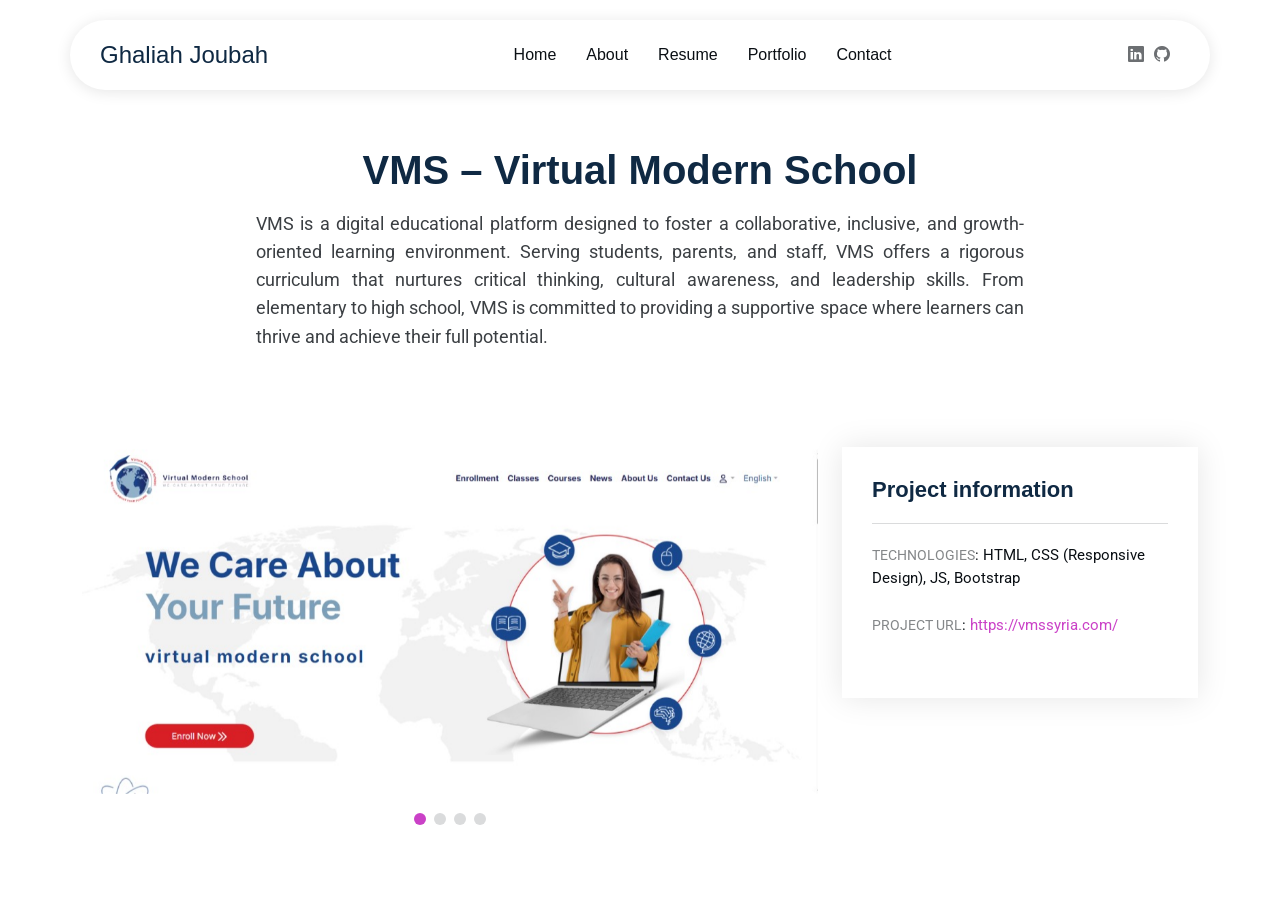
<file: vms-details.html>
<!DOCTYPE html>
<html lang="en">
  <head>
    <meta charset="utf-8" />
    <meta content="width=device-width, initial-scale=1.0" name="viewport" />
    <title>Portfolio Details</title>
    <meta name="description" content="" />
    <meta name="keywords" content="" />
    <!-- Fonts -->
    <link href="https://fonts.googleapis.com" rel="preconnect" />
    <link href="https://fonts.gstatic.com" rel="preconnect" crossorigin />
    <link
      href="https://fonts.googleapis.com/css2?family=Roboto:ital,wght@0,100;0,300;0,400;0,500;0,700;0,900;1,100;1,300;1,400;1,500;1,700;1,900&family=Quicksand:wght@300;400;500;600;700&family=Domine:wght@400;500;600;700&display=swap"
      rel="stylesheet"
    />
    <!-- Vendor CSS Files -->
    <link
      href="assets/vendor/bootstrap/css/bootstrap.min.css"
      rel="stylesheet"
    />
    <link
      href="assets/vendor/bootstrap-icons/bootstrap-icons.css"
      rel="stylesheet"
    />
    <link href="assets/vendor/aos/aos.css" rel="stylesheet" />
    <link href="assets/vendor/swiper/swiper-bundle.min.css" rel="stylesheet" />
    <link
      href="assets/vendor/glightbox/css/glightbox.min.css"
      rel="stylesheet"
    />
    <!-- Main CSS File -->
    <link href="assets/css/main.css" rel="stylesheet" />
  </head>

  <body class="portfolio-details-page">
    <header id="header" class="header d-flex align-items-center sticky-top">
      <div
        class="header-container container-fluid container-xl position-relative d-flex align-items-center justify-content-between"
      >
        <a
          href="index.html"
          class="logo d-flex align-items-center me-auto me-xl-0"
        >
          <h1 class="sitename">Ghaliah Joubah</h1>
        </a>
        <nav id="navmenu" class="navmenu">
          <ul>
            <li><a href="index.html#hero">Home</a></li>
            <li><a href="index.html#about">About</a></li>
            <li><a href="index.html#resume">Resume</a></li>
            <li><a href="index.html#portfolio">Portfolio</a></li>
            <li><a href="index.html#contact">Contact</a></li>
          </ul>
          <i class="mobile-nav-toggle d-xl-none bi bi-list"></i>
        </nav>
        <div class="header-social-links">
          <a
            href="https://linkedin.com/in/ghaliah-joubah-bb828525b"
            target="_blank"
            class="linkedin"
            ><i class="bi bi-linkedin"></i
          ></a>
          <a href="https://github.com/ghaliah-joubah" target="_blank"
            ><i class="bi bi-github"></i
          ></a>
        </div>
      </div>
    </header>

    <main class="main">
      <!-- Page Title -->
      <div class="page-title">
        <div class="title-wrapper">
          <h1>VMS – Virtual Modern School</h1>
          <p>
            VMS is a digital educational platform designed to foster a
            collaborative, inclusive, and growth-oriented learning environment.
            Serving students, parents, and staff, VMS offers a rigorous
            curriculum that nurtures critical thinking, cultural awareness, and
            leadership skills. From elementary to high school, VMS is committed
            to providing a supportive space where learners can thrive and
            achieve their full potential.
          </p>
        </div>
      </div>

      <!-- Portfolio Details Section -->
      <section id="vms-details" class="portfolio-details section">
        <div class="container" data-aos="fade-up" data-aos-delay="100">
          <div class="row gy-4">
            <div class="col-lg-8">
              <div class="portfolio-details-slider swiper init-swiper">
                <script type="application/json" class="swiper-config">
                  {
                    "loop": true,
                    "speed": 600,
                    "autoplay": {
                      "delay": 5000
                    },
                    "slidesPerView": "auto",
                    "pagination": {
                      "el": ".swiper-pagination",
                      "type": "bullets",
                      "clickable": true
                    }
                  }
                </script>
                <div class="swiper-wrapper align-items-center">
                  <div class="swiper-slide">
                    <img src="assets/img/portfolio/vms-img1.jpg" alt="" />
                  </div>
                  <div class="swiper-slide">
                    <img src="assets/img/portfolio/vms-img2.jpg" alt="" />
                  </div>
                  <div class="swiper-slide">
                    <img src="assets/img/portfolio/vms-img3.jpg" alt="" />
                  </div>
                  <div class="swiper-slide">
                    <img src="assets/img/portfolio/vms-img4.jpg" alt="" />
                  </div>
                </div>
                <div class="swiper-pagination"></div>
              </div>
            </div>
            <div class="col-lg-4">
              <div
                class="portfolio-info"
                data-aos="fade-up"
                data-aos-delay="200"
              >
                <h3>Project information</h3>
                <ul>
                  <li>
                    <strong>Technologies</strong>: HTML, CSS (Responsive
                    Design), JS, Bootstrap
                  </li>
                  <li>
                    <strong>Project URL</strong>:
                    <a href="https://vmssyria.com/" target="_blank"
                      >https://vmssyria.com/</a
                    >
                  </li>
                </ul>
              </div>
            </div>
          </div>
        </div>
      </section>
    </main>

    <!-- Scroll Top -->
    <a
      href="#"
      id="scroll-top"
      class="scroll-top d-flex align-items-center justify-content-center"
      ><i class="bi bi-arrow-up-short"></i
    ></a>

    <!-- Preloader -->
    <div id="preloader"></div>

    <!-- Vendor JS Files -->
    <script src="assets/vendor/bootstrap/js/bootstrap.bundle.min.js"></script>
    <script src="assets/vendor/php-email-form/validate.js"></script>
    <script src="assets/vendor/aos/aos.js"></script>
    <script src="assets/vendor/swiper/swiper-bundle.min.js"></script>
    <script src="assets/vendor/glightbox/js/glightbox.min.js"></script>
    <script src="assets/vendor/imagesloaded/imagesloaded.pkgd.min.js"></script>
    <script src="assets/vendor/isotope-layout/isotope.pkgd.min.js"></script>

    <!-- Main JS File -->
    <script src="assets/js/main.js"></script>
  </body>
</html>
</file>
<file: assets/css/main.css>
/* Fonts */
:root {
  --default-font: "Roboto",  system-ui, -apple-system, "Segoe UI", Roboto, "Helvetica Neue", Arial, "Noto Sans", "Liberation Sans", sans-serif, "Apple Color Emoji", "Segoe UI Emoji", "Segoe UI Symbol", "Noto Color Emoji";
  --heading-font: "Questrial",  sans-serif;
  --nav-font: "Noto Sans",  sans-serif;
}

:root { 
  --background-color: #ffffff; 
  --default-color: #0a0f14; 
  --heading-color: #0f2943; 
  /* --heading-color:#814580; */
  /* --accent-color: #e87532;  */
  /* --accent-color: #f35fbb; */
  --accent-color:#c122bedb;
  --surface-color: #ffffff; 
  --contrast-color: #ffffff; 
}

:root {
  --nav-color: #0a0f14;
  --nav-hover-color: #f35fbb;
  --nav-mobile-background-color: #ffffff;
}
.light-background {
  --background-color: #faf9fb;
  --surface-color: #ffffff;
}

.dark-background {
  --background-color: #060606;
  --default-color: #ffffff;
  --heading-color: #ffffff;
  --surface-color: #252525;
  --contrast-color: #ffffff;
}

/* Smooth scroll */
:root {
  scroll-behavior: smooth;
}

/*--------------------------------------------------------------
# General Styling & Shared Classes
--------------------------------------------------------------*/
body {
  color: var(--default-color);
  background-color: var(--background-color);
  font-family: var(--default-font);
}

a {
  color: var(--accent-color);
  text-decoration: none;
  transition: 0.3s;
}

a:hover {
  color: color-mix(in srgb, var(--accent-color), transparent 25%);
  text-decoration: none;
}

h1,
h2,
h3,
h4,
h5,
h6 {
  color: var(--heading-color);
  font-family: var(--heading-font);
}

/* PHP Email Form Messages
------------------------------*/
.php-email-form .error-message {
  display: none;
  background: #df1529;
  color: #ffffff;
  text-align: left;
  padding: 15px;
  margin-bottom: 24px;
  font-weight: 600;
}

.php-email-form .sent-message {
  display: none;
  color: #ffffff;
  background: #059652;
  text-align: center;
  padding: 15px;
  margin-bottom: 24px;
  font-weight: 600;
}

.php-email-form .loading {
  display: none;
  background: var(--surface-color);
  text-align: center;
  padding: 15px;
  margin-bottom: 24px;
}

.php-email-form .loading:before {
  content: "";
  display: inline-block;
  border-radius: 50%;
  width: 24px;
  height: 24px;
  margin: 0 10px -6px 0;
  border: 3px solid var(--accent-color);
  border-top-color: var(--surface-color);
  animation: php-email-form-loading 1s linear infinite;
}

@keyframes php-email-form-loading {
  0% {
    transform: rotate(0deg);
  }

  100% {
    transform: rotate(360deg);
  }
}

/*--------------------------------------------------------------
# Global Header
--------------------------------------------------------------*/
.header {
  color: var(--default-color);
  background-color: var(--background-color);
  padding: 20px 0;
  transition: all 0.5s;
  z-index: 997;
}

.header .header-container {
  background: var(--surface-color);
  border-radius: 50px;
  padding: 5px 25px;
  box-shadow: 0px 2px 15px rgba(0, 0, 0, 0.1);
}

.header .logo {
  line-height: 1;
}

.header .logo img {
  max-height: 36px;
  margin-right: 8px;
}

.header .logo h1 {
  font-size: 24px;
  margin: 0;
  padding-left: 5px;
  font-weight: 500;
  color: var(--heading-color);
}

.header .header-social-links {
  padding-right: 15px;
}

.header .header-social-links a {
  color: color-mix(in srgb, var(--default-color), transparent 40%);
  padding-left: 6px;
  display: inline-block;
  transition: 0.3s;
  font-size: 16px;
}

.header .header-social-links a:hover {
  color: var(--accent-color);
}

.header .header-social-links a i {
  line-height: 0px;
}

@media (max-width: 1200px) {
  /* .header {
    padding-top: 10px;
  } */

  .header .header-container {
    margin-left: 10px;
    margin-right: 10px;
    padding: 10px 5px 10px 15px;
  }

  .header .logo {
    order: 1;
  }

  .header .header-social-links {
    order: 2;
  }

  .header .navmenu {
    order: 3;
  }
}

/*--------------------------------------------------------------
# Navigation Menu
--------------------------------------------------------------*/
/* Navmenu - Desktop */
@media (min-width: 1200px) {
  .navmenu {
    padding: 0;
  }

  .navmenu ul {
    margin: 0;
    padding: 0;
    display: flex;
    list-style: none;
    align-items: center;
  }

  .navmenu li {
    position: relative;
  }

  .navmenu a,
  .navmenu a:focus {
    color: var(--nav-color);
    padding: 18px 15px;
    font-size: 16px;
    font-family: var(--nav-font);
    font-weight: 400;
    display: flex;
    align-items: center;
    justify-content: space-between;
    white-space: nowrap;
    transition: 0.3s;
  }

  .navmenu a i,
  .navmenu a:focus i {
    font-size: 12px;
    line-height: 0;
    margin-left: 5px;
    transition: 0.3s;
  }

  .navmenu li:last-child a {
    padding-right: 0;
  }

  .navmenu li:hover>a,
  .navmenu .active,
  .navmenu .active:focus {
    color: var(--nav-hover-color);
  }

  .navmenu .dropdown ul {
    margin: 0;
    padding: 10px 0;
    background: var(--nav-dropdown-background-color);
    display: block;
    position: absolute;
    visibility: hidden;
    left: 14px;
    top: 130%;
    opacity: 0;
    transition: 0.3s;
    border-radius: 4px;
    z-index: 99;
    box-shadow: 0px 0px 30px rgba(0, 0, 0, 0.1);
  }

  .navmenu .dropdown ul li {
    min-width: 200px;
  }

  .navmenu .dropdown ul a {
    padding: 10px 20px;
    font-size: 15px;
    text-transform: none;
    color: var(--nav-dropdown-color);
  }

  .navmenu .dropdown ul a i {
    font-size: 12px;
  }

  .navmenu .dropdown ul a:hover,
  .navmenu .dropdown ul .active:hover,
  .navmenu .dropdown ul li:hover>a {
    color: var(--nav-dropdown-hover-color);
  }

  .navmenu .dropdown:hover>ul {
    opacity: 1;
    top: 100%;
    visibility: visible;
  }

  .navmenu .dropdown .dropdown ul {
    top: 0;
    left: -90%;
    visibility: hidden;
  }

  .navmenu .dropdown .dropdown:hover>ul {
    opacity: 1;
    top: 0;
    left: -100%;
    visibility: visible;
  }
}

/* Navmenu - Mobile */
@media (max-width: 1199px) {
  .mobile-nav-toggle {
    color: var(--nav-color);
    font-size: 28px;
    line-height: 0;
    margin-right: 10px;
    cursor: pointer;
    transition: color 0.3s;
  }

  .navmenu {
    padding: 0;
    z-index: 9997;
  }

  .navmenu ul {
    display: none;
    list-style: none;
    position: absolute;
    inset: 60px 20px 20px 20px;
    padding: 10px 0;
    margin: 0;
    border-radius: 6px;
    background-color: var(--nav-mobile-background-color);
    overflow-y: auto;
    transition: 0.3s;
    z-index: 9998;
    box-shadow: 0px 0px 30px rgba(0, 0, 0, 0.1);
  }

  .navmenu a,
  .navmenu a:focus {
    color: var(--nav-dropdown-color);
    padding: 10px 20px;
    font-family: var(--nav-font);
    font-size: 17px;
    font-weight: 500;
    display: flex;
    align-items: center;
    justify-content: space-between;
    white-space: nowrap;
    transition: 0.3s;
  }

  .navmenu a i,
  .navmenu a:focus i {
    font-size: 12px;
    line-height: 0;
    margin-left: 5px;
    width: 30px;
    height: 30px;
    display: flex;
    align-items: center;
    justify-content: center;
    border-radius: 50%;
    transition: 0.3s;
    background-color: color-mix(in srgb, var(--accent-color), transparent 90%);
  }

  .navmenu a i:hover,
  .navmenu a:focus i:hover {
    background-color: var(--accent-color);
    color: var(--contrast-color);
  }

  .navmenu a:hover,
  .navmenu .active,
  .navmenu .active:focus {
    color: var(--nav-dropdown-hover-color);
  }

  .navmenu .active i,
  .navmenu .active:focus i {
    background-color: var(--accent-color);
    color: var(--contrast-color);
    transform: rotate(180deg);
  }

  .navmenu .dropdown ul {
    position: static;
    display: none;
    z-index: 99;
    padding: 10px 0;
    margin: 10px 20px;
    background-color: var(--nav-dropdown-background-color);
    border: 1px solid color-mix(in srgb, var(--default-color), transparent 90%);
    box-shadow: none;
    transition: all 0.5s ease-in-out;
  }

  .navmenu .dropdown ul ul {
    background-color: rgba(33, 37, 41, 0.1);
  }

  .navmenu .dropdown>.dropdown-active {
    display: block;
    background-color: rgba(33, 37, 41, 0.03);
  }

  .mobile-nav-active {
    overflow: hidden;
  }

  .mobile-nav-active .mobile-nav-toggle {
    color: #fff;
    position: absolute;
    font-size: 32px;
    top: 15px;
    right: 15px;
    margin-right: 0;
    z-index: 9999;
  }

  .mobile-nav-active .navmenu {
    position: fixed;
    overflow: hidden;
    inset: 0;
    background: rgba(33, 37, 41, 0.8);
    transition: 0.3s;
  }

  .mobile-nav-active .navmenu>ul {
    display: block;
  }
}
/*--------------------------------------------------------------
# Scroll Top Button
--------------------------------------------------------------*/
.scroll-top {
  position: fixed;
  visibility: hidden;
  opacity: 0;
  right: 15px;
  bottom: -15px;
  z-index: 99999;
  background-color: var(--accent-color);
  width: 44px;
  height: 44px;
  border-radius: 50px;
  transition: all 0.4s;
}

.scroll-top i {
  font-size: 24px;
  color: var(--contrast-color);
  line-height: 0;
}

.scroll-top:hover {
  background-color: color-mix(in srgb, var(--accent-color), transparent 20%);
  color: var(--contrast-color);
}

.scroll-top.active {
  visibility: visible;
  opacity: 1;
  bottom: 15px;
}

/*--------------------------------------------------------------
# Disable aos animation delay on mobile devices
--------------------------------------------------------------*/
@media screen and (max-width: 768px) {
  [data-aos-delay] {
    transition-delay: 0 !important;
  }
}

/*--------------------------------------------------------------
# Global Page Titles & Breadcrumbs
--------------------------------------------------------------*/
.page-title {
  text-align: center;
  padding: 20px 0;
}

.page-title .breadcrumbs {
  margin-bottom: 1.5rem;
}

.page-title .breadcrumbs .breadcrumb {
  justify-content: center;
  margin: 0;
  padding: 0;
  background: none;
}

.page-title .breadcrumbs .breadcrumb .breadcrumb-item {
  font-size: 0.9rem;
  color: color-mix(in srgb, var(--default-color), transparent 30%);
}

.page-title .breadcrumbs .breadcrumb .breadcrumb-item.active {
  color: var(--accent-color);
}

.page-title .breadcrumbs .breadcrumb .breadcrumb-item a {
  color: inherit;
  text-decoration: none;
  transition: color 0.3s ease;
}

.page-title .breadcrumbs .breadcrumb .breadcrumb-item a:hover {
  color: var(--accent-color);
}

.page-title .breadcrumbs .breadcrumb .breadcrumb-item a i {
  font-size: 0.9rem;
  margin-right: 0.2rem;
}

.page-title .breadcrumbs .breadcrumb .breadcrumb-item+.breadcrumb-item::before {
  color: color-mix(in srgb, var(--default-color), transparent 50%);
}

.page-title .title-wrapper {
  max-width: 800px;
  margin: 0 auto;
  padding: 16px 16px;
}

.page-title .title-wrapper h1 {
  font-size: 2.5rem;
  margin-bottom: 1rem;
  font-weight: 700;
  color: var(--heading-color);
}

.page-title .title-wrapper p {
  font-size: 1.1rem;
  color: color-mix(in srgb, var(--default-color), transparent 20%);
  margin: 0;
  line-height: 1.6;
  text-align: justify;
}

@media (max-width: 768px) {
  .page-title .title-wrapper h1 {
    font-size: 2rem;
  }

  .page-title .title-wrapper p {
    font-size: 1rem;
  }
}

@media (max-width: 576px) {
  .page-title .title-wrapper h1 {
    font-size: 1.75rem;
  }
}
@media (max-width: 420px) {
    .page-title .title-wrapper p {
        font-size: 14px;
    }
    .portfolio-details .portfolio-info {
        padding: 30px 20px;
    }
}

/*--------------------------------------------------------------
# Global Sections
--------------------------------------------------------------*/
section,
.section {
  color: var(--default-color);
  background-color: var(--background-color);
  padding: 60px 0;
  scroll-margin-top: 90px;
  overflow: clip;
}

@media (max-width: 1199px) {
    section,
    .section {
    scroll-margin-top: 66px;
    }
}

/*--------------------------------------------------------------
# Global Section Titles
--------------------------------------------------------------*/
.section-title {
  text-align: center;
  padding-bottom: 60px;
  position: relative;
}

.section-title h2 {
  font-size: 42px;
  font-weight: 700;
  margin-bottom: 10px;
  background: linear-gradient(120deg, var(--heading-color), var(--accent-color));
  -webkit-background-clip: text;
  -webkit-text-fill-color: transparent;
  background-clip: text;
  position: relative;
}

.section-title .title-shape {
  width: 200px;
  height: 20px;
  margin: 0 auto;
  color: var(--accent-color);
  opacity: 0.5;
}

.section-title .title-shape svg {
  width: 100%;
  height: 100%;
}

.section-title p {
  margin: 15px auto 0;
  font-size: 16px;
  max-width: 700px;
  color: color-mix(in srgb, var(--default-color), transparent 25%);
  line-height: 1.8;
}

@media (max-width: 768px) {
  .section-title h2 {
    font-size: 32px;
  }

  .section-title .subtitle-wrapper .subtitle {
    font-size: 13px;
  }
}

/*--------------------------------------------------------------
# Hero Section
--------------------------------------------------------------*/
.hero {
  padding: 80px 0;
  position: relative;
  overflow: hidden;
}
.hero .content h2 {
  font-size: 56px;
  font-weight: 700;
  line-height: 1.2;
  margin-bottom: 1.5rem;
}
.hero .content .lead {
  font-size: 20px;
  margin-bottom: 2rem;
  color: color-mix(in srgb, var(--default-color), transparent 20%);
}
.hero .cta-buttons {
  display: flex;
  gap: 1rem;
  margin-bottom: 3rem;
}
.hero .cta-buttons .btn {
  padding: 12px 32px;
  font-size: 1rem;
  font-weight: 500;
  border-radius: 50px;
  transition: all 0.3s ease;
}
.hero .cta-buttons .btn.btn-primary {
  background-color: var(--accent-color);
  border-color: var(--accent-color);
  color: var(--contrast-color);
}
.hero .cta-buttons .btn.btn-primary:hover {
  background-color: color-mix(in srgb, var(--accent-color), transparent 15%);
  border-color: color-mix(in srgb, var(--accent-color), transparent 15%);
  transform: translateY(-2px);
}
.hero .cta-buttons .btn.btn-outline {
  border: 2px solid color-mix(in srgb, var(--accent-color), transparent 70%);
  color: var(--accent-color);
  background: transparent;
}
.hero .cta-buttons .btn.btn-outline:hover {
  background-color: var(--accent-color);
  color: var(--contrast-color);
  transform: translateY(-2px);
}
.hero .hero-stats {
  display: flex;
  gap: 3rem;
  margin-top: 2rem;
}
.hero .hero-stats .stat-item .stat-number {
  display: block;
  font-size: 40px;
  font-weight: 700;
  color: var(--heading-color);
  line-height: 1;
}
.hero .hero-stats .stat-item .stat-label {
  font-size: 14px;
  color: color-mix(in srgb, var(--default-color), transparent 30%);
  margin-top: 8px;
  display: block;
}
.hero .hero-image {
  position: relative;
  padding: 2rem;
}
.hero .hero-image img {
  position: relative;
  z-index: 2;
  width:100%;
}
.hero .hero-image .shape-1,
.hero .hero-image .shape-2 {
  position: absolute;
  border-radius: 30% 70% 70% 30%/30% 30% 70% 70%;
  z-index: 1;
}
.hero .hero-image .shape-1 {
  width: 300px;
  height: 300px;
  background-color: color-mix(in srgb, var(--accent-color), transparent 85%);
  top: -20px;
  right: -20px;
  animation: morphShape 15s linear infinite;
}
.hero .hero-image .shape-2 {
  width: 200px;
  height: 200px;
  background-color: color-mix(in srgb, var(--heading-color), transparent 90%);
  bottom: -20px;
  left: -20px;
  animation: morphShape 20s linear infinite reverse;
}

@keyframes morphShape {
  0% {
    border-radius: 30% 70% 70% 30%/30% 30% 70% 70%;
  }

  25% {
    border-radius: 58% 42% 75% 25%/76% 46% 54% 24%;
  }

  50% {
    border-radius: 50% 50% 33% 67%/55% 27% 73% 45%;
  }

  75% {
    border-radius: 33% 67% 58% 42%/63% 68% 32% 37%;
  }

  100% {
    border-radius: 30% 70% 70% 30%/30% 30% 70% 70%;
  }
}
@media (max-width: 1200px) {
    .hero .content h2 {
        font-size: 40px;
    }
}
@media (max-width: 991px) {
    .hero {
        text-align: center;
        padding: 60px 0;
    }
    .hero .cta-buttons {
        justify-content: center;
    }
    .hero .hero-stats {
        justify-content: center;
    }
    .hero .hero-image {
        margin-top: 3rem;
    }
}
@media (max-width: 768px) {
    .hero .content h2 {
        font-size: 34px;
    }
    .hero .content .lead{
        font-size: 18px;
    }
}
@media (max-width: 576px) {
    /* .hero .cta-buttons {
        flex-direction: column;
    } */
    .hero .cta-buttons .btn {
        width: 50%;
        margin: auto;
    }
    .hero .hero-stats {
        /* flex-direction: column; */
        gap: 24px;
    }
    .hero .content h2 {
        font-size: 27px;
    }
    .hero .content .lead{
        font-size: 14px;
    }
    .hero {
        padding: 30px 0;
    }
}
@media (max-width:420px) {
    .hero .content h2 {
        font-size: 23px;
    }
    .header .logo h1 {
        font-size: 20px;
        padding-left: 0px;
    }
    .hero .cta-buttons .btn {
        padding: 12px 12px;
    }
}
@media (max-width: 364px) {
    .hero .content h2 {
        font-size: 19px;
    }
    .section-title p {
        font-size: 14px;
    }
}
/*--------------------------------------------------------------
# About Section
--------------------------------------------------------------*/
.about .about-image {
  position: relative;
}

.about .about-image img {
  box-shadow: 0 0 30px rgba(0, 0, 0, 0.1);
}

.about .about-content {
  padding-left: 2rem;
}

@media (max-width: 991.98px) {
  .about .about-content {
    padding-left: 0;
    margin-top: 3rem;
  }
}

.about .about-content .subtitle {
  font-size: 0.875rem;
  font-weight: 600;
  letter-spacing: 2px;
  color: var(--accent-color);
  margin-bottom: 1rem;
  display: block;
}

.about .about-content h2 {
  font-size: 2rem;
  font-weight: 700;
  margin-bottom: 1.5rem;
}

.about .about-content .lead {
  font-size: 1.1rem;
  color: color-mix(in srgb, var(--default-color), transparent 25%);
}

.about .personal-info {
  margin-top: 2rem;
  padding: 32px 32px;
  background-color: var(--surface-color);
  border-radius: 1rem;
  box-shadow: 0 0 30px rgba(0, 0, 0, 0.05);
  /* margin-block:32px 10px; */
}

.about .personal-info .info-item {
  display: flex;
  flex-direction: column;
  gap: 0.5rem;
}

.about .personal-info .info-item .label {
  font-size: 0.875rem;
  color: color-mix(in srgb, var(--default-color), transparent 40%);
}

.about .personal-info .info-item .value {
  font-weight: 600;
  color: var(--heading-color);
  width: 100%;
}
.email{
  text-overflow: ellipsis;
  overflow: hidden;
  white-space: nowrap;
}

.about .signature {
  display: flex;
  align-items: center;
  gap: 1.5rem;
}

.about .signature .signature-image {
  max-width: 150px;
}

.about .signature .signature-info h4 {
  font-size: 1.25rem;
  margin-bottom: 0.25rem;
}

.about .signature .signature-info p {
  font-size: 0.875rem;
  color: color-mix(in srgb, var(--default-color), transparent 40%);
  margin: 0;
}
@media (max-width:420px) {
    .about .personal-info {
        padding: 20px 16px;
    }
}
/*--------------------------------------------------------------
# Skills Section
--------------------------------------------------------------*/
.skills .skill-box {
  background-color: var(--surface-color);
  padding: 32px;
  border-radius: 8px;
  box-shadow: 0 0 20px rgba(0, 0, 0, 0.05);
}

.skills .skill-box h3 {
  font-size: 1.2rem;
  margin-bottom: 1rem;
  font-weight: 600;
}

.skills .skill-box p {
  font-size: 14px;
  margin-bottom: 0.8rem;
  opacity: 0.6;
}

.skills .skill-box .progress {
  background-color: color-mix(in srgb, var(--accent-color), transparent 85%);
  border-radius: 50px;
  height: 8px;
  margin-top: 5px;
  overflow: hidden;
}

.skills .skill-box .progress .progress-bar {
  background-color: var(--accent-color);
  height: 100%;
  position: relative;
  border-radius: 50px;
  transition: 0.9s;
  width: 1px;
}
@media(max-width:1200px){
  .skills .skill-box {
    padding: 25px 20px
  }
}
@media (max-width: 767px) {
  .skills .skill-box {
      width: 90%;
      margin: auto;
  }
}
@media (max-width: 420px) {
    .skills .skill-box {
        padding: 20px 13px;
    }
}
/*--------------------------------------------------------------
# Resume Section
--------------------------------------------------------------*/
.resume .resume-wrapper .resume-block {
  margin-bottom: 3rem;
}

.resume .resume-wrapper .resume-block:last-child {
  margin-bottom: 0;
}

.resume .resume-wrapper .resume-block h2 {
  font-size: 2rem;
  margin-bottom: 0.8rem;
  font-weight: 700;
}

.resume .resume-wrapper .resume-block h2 span {
  color: var(--accent-color);
}

.resume .resume-wrapper .resume-block .lead {
  color: color-mix(in srgb, var(--default-color), transparent 25%);
  margin-bottom: 3rem;
}

.resume .resume-wrapper .timeline {
  position: relative;
}

.resume .resume-wrapper .timeline::before {
  content: "";
  position: absolute;
  left: 20%;
  top: 0;
  height: 100%;
  width: 2px;
  background-color: color-mix(in srgb, var(--accent-color), transparent 85%);
}

.resume .resume-wrapper .timeline .timeline-item {
  display: flex;
  align-items: flex-start;
  margin-bottom: 2.5rem;
  position: relative;
}

.resume .resume-wrapper .timeline .timeline-item:last-child {
  margin-bottom: 0;
}

.resume .resume-wrapper .timeline .timeline-item .timeline-left {
  width: 20%;
  padding-right: 3rem;
}

.resume .resume-wrapper .timeline .timeline-item .timeline-left .company {
  color: var(--heading-color);
  font-weight: 600;
  font-size: 1.1rem;
  margin-bottom: 0.25rem;
}

.resume .resume-wrapper .timeline .timeline-item .timeline-left .period {
  color: var(--accent-color);
  font-size: 0.9rem;
}

.resume .resume-wrapper .timeline .timeline-item .timeline-dot {
  position: absolute;
  left: calc(20% + 1px);
  transform: translateX(-50%);
  width: 1rem;
  height: 1rem;
  background-color: var(--accent-color);
  border-radius: 50%;
}

.resume .resume-wrapper .timeline .timeline-item .timeline-right {
  width: 70%;
  padding-left: 3rem;
  margin-top: -4px;
}

.resume .resume-wrapper .timeline .timeline-item .timeline-right .position {
  color: var(--heading-color);
  font-size: 1.2rem;
  margin-bottom: 0.6rem;
  font-weight: 600;
}

.resume .resume-wrapper .timeline .timeline-item .timeline-right .description {
  color: color-mix(in srgb, var(--default-color), transparent 25%);
}

.resume .resume-wrapper .timeline .timeline-item .timeline-right ul {
  padding-left: 15px;
}

.resume .resume-wrapper .timeline .timeline-item .timeline-right ul li {
  padding-bottom: 12px;
}

@media (max-width: 992px) {
  .resume .resume-wrapper .resume-block h2 {
    font-size: 2rem;
  }

  .resume .resume-wrapper .timeline::before {
    left: 1rem;
  }

  .resume .resume-wrapper .timeline .timeline-item {
    flex-direction: column;
    margin-bottom: 20px;
  }

  .resume .resume-wrapper .timeline .timeline-item .timeline-left {
    width: 100%;
    text-align: left;
    padding-right: 0;
    padding-left: 2.5rem;
    margin-bottom: 1.6rem;
    margin-top: -4px;
  }

  .resume .resume-wrapper .timeline .timeline-item .timeline-dot {
    left: calc(1rem + 1px);
  }

  .resume .resume-wrapper .timeline .timeline-item .timeline-right {
    width: 100%;
    padding-left: 2.5rem;
  }
}

/*--------------------------------------------------------------
# Portfolio Section
--------------------------------------------------------------*/
.portfolio .portfolio-filters-container {
  margin-bottom: 40px;
}

.portfolio .portfolio-filters {
  display: flex;
  justify-content: center;
  gap: 15px;
  flex-wrap: wrap;
  padding: 0;
  margin: 0;
  list-style: none;
}

.portfolio .portfolio-filters li {
  font-size: 15px;
  font-weight: 500;
  padding: 8px 20px;
  cursor: pointer;
  border-radius: 30px;
  background-color: color-mix(in srgb, var(--surface-color), transparent 50%);
  color: var(--default-color);
  transition: all 0.3s ease-in-out;
}

.portfolio .portfolio-filters li:hover {
  background-color: color-mix(in srgb, var(--accent-color), transparent 85%);
  color: var(--accent-color);
  transform: translateY(-2px);
}

.portfolio .portfolio-filters li.filter-active {
  background-color: var(--accent-color);
  color: var(--contrast-color);
}

.portfolio .portfolio-card {
  background-color: var(--surface-color);
  border-radius: 15px;
  overflow: hidden;
  box-shadow: 0 5px 25px rgba(0, 0, 0, 0.05);
  transition: all 0.3s ease-in-out;
}

.portfolio .portfolio-card:hover {
  transform: translateY(-10px);
  box-shadow: 0 8px 35px rgba(0, 0, 0, 0.1);
}

.portfolio .portfolio-card:hover .portfolio-overlay {
  opacity: 1;
  visibility: visible;
}

.portfolio .portfolio-card:hover .portfolio-overlay .portfolio-actions {
  transform: translateY(0);
}

.portfolio .portfolio-card .portfolio-image {
  position: relative;
  overflow: hidden;
  /* aspect-ratio: 16/10; */
  aspect-ratio: 5/2;
  padding-inline: 10px;
  padding-top: 10px;
}

.portfolio .portfolio-card .portfolio-image img {
  width: 100%;
  height: 100%;
  object-fit: contain;
  transition: transform 0.6s ease-in-out;
}

.portfolio .portfolio-card .portfolio-overlay {
  position: absolute;
  top: 0;
  left: 0;
  width: 100%;
  height: 100%;
  background: linear-gradient(to top, rgba(0, 0, 0, 0.7), transparent);
  opacity: 0;
  visibility: hidden;
  transition: all 0.4s ease-in-out;
  display: flex;
  align-items: flex-end;
  padding: 20px;
}

.portfolio .portfolio-card .portfolio-overlay .portfolio-actions {
  transform: translateY(20px);
  transition: all 0.4s ease-in-out;
  display: flex;
  gap: 15px;
}

.portfolio .portfolio-card .portfolio-overlay .portfolio-actions a {
  width: 45px;
  height: 45px;
  background-color: var(--surface-color);
  border-radius: 50%;
  display: flex;
  align-items: center;
  justify-content: center;
  color: var(--accent-color);
  font-size: 20px;
  transition: all 0.3s ease;
}

.portfolio .portfolio-card .portfolio-overlay .portfolio-actions a:hover {
  background-color: var(--accent-color);
  color: var(--contrast-color);
  transform: scale(1.1);
}

.portfolio .portfolio-card .portfolio-content {
  padding: 25px;
}

.portfolio .portfolio-card .portfolio-content .category {
  font-size: 14px;
  color: var(--accent-color);
  text-transform: uppercase;
  letter-spacing: 1px;
  font-weight: 500;
  display: block;
  margin-bottom: 10px;
}

.portfolio .portfolio-card .portfolio-content h3 {
  font-size: 20px;
  margin: 0 0 15px;
  font-weight: 600;
  transition: color 0.3s ease;
}

.portfolio .portfolio-card .portfolio-content h3:hover {
  color: var(--accent-color);
}

.portfolio .portfolio-card .portfolio-content p {
  font-size: 15px;
  color: color-mix(in srgb, var(--default-color), transparent 30%);
  margin: 0;
  line-height: 1.6;
  min-height: 73px;
  overflow: hidden;
  text-overflow: ellipsis;
  display: -webkit-box;
  -webkit-line-clamp: 3;
  -webkit-box-orient: vertical;
}

@media (max-width: 768px) {
    .portfolio .portfolio-filters li {
        font-size: 14px;
        padding: 6px 15px;
    }

    .portfolio .portfolio-card .portfolio-content {
        padding: 20px;
    }

    .portfolio .portfolio-card .portfolio-content h3 {
        font-size: 18px;
    }

    .portfolio .portfolio-card .portfolio-content p {
        font-size: 14px;
    }
    .portfolio .portfolio-card {
        width: 85%;
        margin: auto;
    }
}
@media (max-width:420px) {
    .portfolio .portfolio-filters {
      justify-content: start;
      flex-wrap: nowrap;
      overflow: auto;
      width: 100%;
    }
    .portfolio .portfolio-filters::-webkit-scrollbar{
        display: none;
    }
    .portfolio .portfolio-filters li {
        white-space: nowrap;
    }
    .portfolio .portfolio-card {
        width: 100%;
        margin: auto;
    }
}

/*--------------------------------------------------------------
# Contact Section
--------------------------------------------------------------*/
.contact .info-item i {
  font-size: 20px;
  color: var(--accent-color);
  font-size: 36px;
  display: flex;
  justify-content: center;
  align-items: center;
  border-radius: 4px;
  transition: all 0.3s ease-in-out;
}
.contact .info-item h3 {
  font-size: 24px;
  font-weight: 700;
  margin: 20px 0;
}
.contact .info-item p {
  padding: 0;
  margin-bottom: 0;
  font-size: 14px;
}
.contact .php-email-form {
  box-shadow: 0px 0px 20px rgba(0, 0, 0, 0.1);
  padding: 30px;
  margin-top: 30px;
}
.contact .php-email-form input[type=text],
.contact .php-email-form input[type=email],
.contact .php-email-form textarea {
  font-size: 14px;
  padding: 10px 15px;
  box-shadow: none;
  border-radius: 0;
  color: var(--default-color);
  background-color: color-mix(in srgb, var(--background-color), transparent 50%);
  border-color: color-mix(in srgb, var(--default-color), transparent 80%);
}
.contact .php-email-form input[type=text]:focus,
.contact .php-email-form input[type=email]:focus,
.contact .php-email-form textarea:focus {
  border-color: var(--accent-color);
}
.contact .php-email-form input[type=text]::placeholder,
.contact .php-email-form input[type=email]::placeholder,
.contact .php-email-form textarea::placeholder {
  color: color-mix(in srgb, var(--default-color), transparent 70%);
}
.contact .php-email-form button[type=submit] {
  color: var(--contrast-color);
  background: var(--accent-color);
  border: 0;
  padding: 10px 30px;
  transition: 0.4s;
  border-radius: 50px;
}
.contact .php-email-form button[type=submit]:hover {
  background: color-mix(in srgb, var(--accent-color), transparent 20%);
}
@media (min-width: 992px) {
    .contact .info-item.info-item-borders {
      border-left: 1px solid color-mix(in srgb, var(--default-color), transparent 85%);
      border-right: 1px solid color-mix(in srgb, var(--default-color), transparent 85%);
    }
    /* .contact .info-item.info-item-borders:last-child{
      border-right: none;
    } */
}
@media (max-width:991px) {
    .border-responsive{
        border-bottom: 1px solid color-mix(in srgb, var(--default-color), transparent 85%);
    }
    .contact .info-item p {
        margin-bottom: 10px;
    }
}
@media (max-width: 575px) {
    .contact .php-email-form {
      padding: 20px;
    }
  }
@media (max-width:420px) {
    .contact .info-item i {
        font-size: 29px;
    }
    .contact .info-item h3 {
        font-size: 22px;
    }
    .contact .info-item p {
        font-size: 12px;
    }
    .lead {
        font-size: 17px;
    }
}
/*--------------------------------------------------------------
# Portfolio Details Section
--------------------------------------------------------------*/
.portfolio-details .portfolio-info h3 {
  font-size: 22px;
  font-weight: 700;
  margin-bottom: 20px;
  padding-bottom: 20px;
  position: relative;
}

/* .portfolio-details .portfolio-info h3:after {
  content: "";
  position: absolute;
  display: block;
  width: 50px;
  height: 3px;
  background: var(--accent-color);
  left: 0;
  bottom: 0;
} */

.portfolio-details .portfolio-info ul {
  list-style: none;
  padding: 0;
  font-size: 15px;
}

.portfolio-details .portfolio-info ul li {
  /* display: flex;
  flex-direction: column; */
  padding-bottom: 15px;
}

.portfolio-details .portfolio-info ul strong {
  text-transform: uppercase;
  font-weight: 400;
  color: color-mix(in srgb, var(--default-color), transparent 50%);
  font-size: 14px;
}

.portfolio-details .portfolio-info .btn-visit {
  padding: 8px 40px;
  background: var(--accent-color);
  color: var(--contrast-color);
  border-radius: 50px;
  transition: 0.3s;
}

.portfolio-details .portfolio-info .btn-visit:hover {
  background: color-mix(in srgb, var(--accent-color), transparent 20%);
}

.portfolio-details .portfolio-description h2 {
  font-size: 26px;
  font-weight: 700;
  margin-bottom: 20px;
}

.portfolio-details .portfolio-description p {
  padding: 0;
}

.portfolio-details .portfolio-description .testimonial-item {
  padding: 30px 30px 0 30px;
  position: relative;
  background: color-mix(in srgb, var(--default-color), transparent 97%);
  margin-bottom: 50px;
}

.portfolio-details .portfolio-description .testimonial-item .testimonial-img {
  width: 90px;
  border-radius: 50px;
  border: 6px solid var(--background-color);
  float: left;
  margin: 0 10px 0 0;
}

.portfolio-details .portfolio-description .testimonial-item h3 {
  font-size: 18px;
  font-weight: bold;
  margin: 15px 0 5px 0;
  padding-top: 20px;
}

.portfolio-details .portfolio-description .testimonial-item h4 {
  font-size: 14px;
  color: #6c757d;
  margin: 0;
}

.portfolio-details .portfolio-description .testimonial-item .quote-icon-left,
.portfolio-details .portfolio-description .testimonial-item .quote-icon-right {
  color: color-mix(in srgb, var(--accent-color), transparent 50%);
  font-size: 26px;
  line-height: 0;
}

.portfolio-details .portfolio-description .testimonial-item .quote-icon-left {
  display: inline-block;
  left: -5px;
  position: relative;
}

.portfolio-details .portfolio-description .testimonial-item .quote-icon-right {
  display: inline-block;
  right: -5px;
  position: relative;
  top: 10px;
  transform: scale(-1, -1);
}

.portfolio-details .portfolio-description .testimonial-item p {
  font-style: italic;
  margin: 0 0 15px 0 0 0;
  padding: 0;
}
/*--------------------------------------------------------------
# Starter Section Section
--------------------------------------------------------------*/
.starter-section {
  /* Add your styles here */
}
/* download btn */
.btn-download{
  padding: 0.8rem 2rem;
  font-size: 1rem;
  font-weight: 500;
  border-radius: 50px;
  transition: all 0.3s ease;
  border: 2px solid color-mix(in srgb, var(--accent-color), transparent 70%);
  color: var(--accent-color);
  background: transparent;
}
.btn-download:hover{
  background-color: var(--accent-color);
  color: var(--contrast-color);
  transform: translateY(-2px);
}

/*--------------------------------------------------------------
# Portfolio Details Section
--------------------------------------------------------------*/
.portfolio-details .portfolio-details-slider img {
  width: 100%;
}

.portfolio-details .portfolio-details-slider .swiper-pagination {
  margin-top: 20px;
  position: relative;
}

.portfolio-details .portfolio-details-slider .swiper-pagination .swiper-pagination-bullet {
  width: 12px;
  height: 12px;
  background-color: color-mix(in srgb, var(--default-color), transparent 85%);
  opacity: 1;
}

.portfolio-details .portfolio-details-slider .swiper-pagination .swiper-pagination-bullet-active {
  background-color: var(--accent-color);
}

.portfolio-details .portfolio-info {
  background-color: var(--surface-color);
  padding: 30px;
  box-shadow: 0px 0 30px rgba(0, 0, 0, 0.1);
}

.portfolio-details .portfolio-info h3 {
  font-size: 22px;
  font-weight: 700;
  margin-bottom: 20px;
  padding-bottom: 20px;
  border-bottom: 1px solid color-mix(in srgb, var(--default-color), transparent 85%);
}

.portfolio-details .portfolio-info ul {
  list-style: none;
  padding: 0;
  font-size: 15px;
}

.portfolio-details .portfolio-info ul li+li {
  margin-top: 10px;
}

.portfolio-details .portfolio-description {
  padding-top: 30px;
}

.portfolio-details .portfolio-description h2 {
  font-size: 26px;
  font-weight: 700;
  margin-bottom: 20px;
}

.portfolio-details .portfolio-description p {
  padding: 0;
  color: color-mix(in srgb, var(--default-color), transparent 30%);
}
</file>
